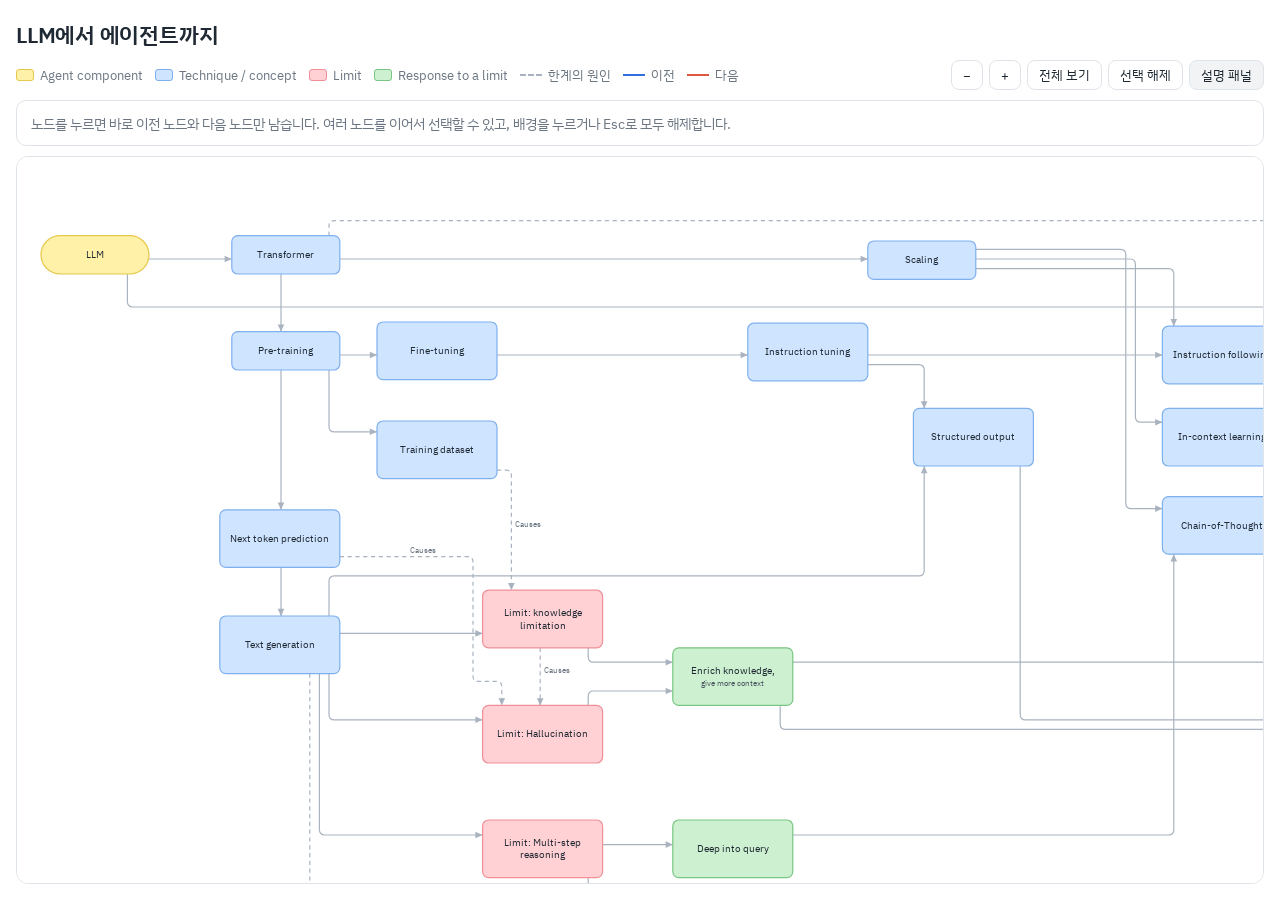
<file: site/index.html>
<!doctype html>
<html lang="ko">
<head>
<meta charset="utf-8">
<meta name="viewport" content="width=device-width, initial-scale=1">
<title>LLM to Agent Evolution</title>
<meta name="claude:viewport-fit-sides" content="true">
<link rel="preconnect" href="https://fonts.googleapis.com">
<link href="https://fonts.googleapis.com/css2?family=IBM+Plex+Sans+KR:wght@400;500;600&display=swap" rel="stylesheet">
<style>
  :root {
    color-scheme: light;
    --bg: #ffffff;
    --ink: #1f2933;
    --muted: #6b7682;
    --line: #dfe4ea;
    --edge: #a9b3bf;
    --yellow: #fff1a8;  --yellow-b: #e6c84a;
    --blue: #cfe4ff;    --blue-b: #7fb0ee;
    --pink: #ffd0d4;    --pink-b: #ef8f98;
    --green: #cdf0d0;   --green-b: #79c583;
    --prev: #2f6fde;
    --next: #e0553d;
  }
  /* 사용자 요청으로 어두운 테마에서도 흰 배경을 유지합니다. */
  @media (prefers-color-scheme: dark) { :root:not([data-theme="light"]) { --bg: #ffffff; --ink: #1f2933; } }
  :root[data-theme="dark"] { --bg: #ffffff; --ink: #1f2933; }

  * { box-sizing: border-box; }
  html, body { height: 100%; }
  body { display: flex; flex-direction: column; min-height: 100vh; min-height: 100dvh; margin: 0; background: var(--bg); color: var(--ink); font-family: "IBM Plex Sans KR", system-ui, sans-serif; }
  header { padding: 20px max(16px, env(safe-area-inset-left)) 10px; display: flex; flex-wrap: wrap; align-items: baseline; gap: 6px 18px; }
  h1 { margin: 0; font-size: 22px; font-weight: 600; letter-spacing: -0.01em; }
  header p { margin: 0; color: var(--muted); font-size: 14px; }
  .bar { padding: 0 16px 10px; display: flex; flex-wrap: wrap; align-items: center; gap: 8px 16px; font-size: 13px; color: var(--muted); }
  .legend { display: flex; flex-wrap: wrap; gap: 6px 12px; align-items: center; }
  .sw { display: inline-flex; align-items: center; gap: 6px; }
  .sw i { width: 18px; height: 12px; border-radius: 3px; border: 1.5px solid; display: inline-block; }
  .sw .ln { width: 22px; height: 0; border: 0; border-top: 2.5px solid; border-radius: 0; }
  .sw .ln.dash { border-top-style: dashed; }
  .zoom { margin-left: auto; display: flex; gap: 6px; }
  button { font: inherit; color: var(--ink); background: #fff; border: 1px solid var(--line); border-radius: 8px; padding: 5px 11px; cursor: pointer; }
  button:hover { background: #f4f6f8; }
  button:focus-visible { outline: 2px solid var(--prev); outline-offset: 2px; }
  .node:focus { outline: none; }
  .node:focus-visible rect { stroke: var(--ink); stroke-width: 3; }
  .info { margin: 0 16px 10px; padding: 10px 14px; border: 1px solid var(--line); border-radius: 10px; min-height: 46px; font-size: 14px; display: flex; flex-wrap: wrap; gap: 6px 10px; align-items: center; }
  .info b { font-weight: 600; }
  .info .lab { color: var(--muted); font-size: 12px; margin-left: 8px; }
  .chip { border: 1.5px solid; border-radius: 999px; padding: 2px 10px; font-size: 13px; background: #fff; cursor: pointer; }
  .chip.s { border-color: var(--ink); color: var(--ink); font-weight: 600; }
  .chip.p { border-color: var(--prev); color: var(--prev); }
  .chip.n { border-color: var(--next); color: var(--next); }
  .wrap { border: 1px solid var(--line); border-radius: 12px; overflow: auto; flex: 1 1 0; min-width: 0; min-height: 0; background: #fff; cursor: grab; }
  .wrap.drag { cursor: grabbing; }
  svg { display: block; }
  .edge path { fill: none; stroke: var(--edge); stroke-width: 2; }
  .edge polygon { fill: var(--edge); }
  .edge.dash path { stroke-dasharray: 7 6; }
  .edge text { font-size: 13px; fill: var(--muted); paint-order: stroke; stroke: #fff; stroke-width: 4px; }
  .node { cursor: pointer; }
  .node rect { stroke-width: 2; }
  .node text { font-size: 16px; fill: var(--ink); text-anchor: middle; pointer-events: none; }
  .node .sub { font-size: 13px; fill: #4a5561; }
  .node.yellow rect { fill: var(--yellow); stroke: var(--yellow-b); }
  .node.blue rect { fill: var(--blue); stroke: var(--blue-b); }
  .node.pink rect { fill: var(--pink); stroke: var(--pink-b); }
  .node.green rect { fill: var(--green); stroke: var(--green-b); }
  .node:hover rect { stroke-width: 3; }
  svg.sel .node { opacity: 0.3; transition: opacity .15s; }
  svg.sel .edge { opacity: 0.18; transition: opacity .15s; }
  svg.sel .node.on, svg.sel .edge.on { opacity: 1; }
  svg.sel .node.me rect { stroke: var(--ink); stroke-width: 3.5; }
  svg.sel .node.prev rect { stroke: var(--prev); stroke-width: 3; }
  svg.sel .node.next rect { stroke: var(--next); stroke-width: 3; }
  svg.sel .edge.in path { stroke: var(--prev); stroke-width: 3; }
  svg.sel .edge.in polygon { fill: var(--prev); }
  svg.sel .edge.out path { stroke: var(--next); stroke-width: 3; }
  svg.sel .edge.out polygon { fill: var(--next); }
  .stage { display: flex; gap: 12px; flex: 1 1 0; min-height: 320px; margin: 0 16px 16px; }
  .side { flex: 0 0 320px; overflow: auto; display: flex; flex-direction: column; gap: 10px; padding: 12px; border: 1px solid var(--line); border-radius: 12px; background: #fff; font-size: 14px; line-height: 1.5; position: relative; }
  .side[hidden] { display: none; }
  .card { flex: 0 0 auto; border: 1px solid var(--line); border-radius: 10px; padding: 12px 14px 14px; background: #fff; }
  .card h2 { margin: 0; font-size: 16px; font-weight: 600; display: flex; align-items: baseline; gap: 8px; }
  .card h2::before { content: ""; flex: 0 0 auto; width: 10px; height: 10px; border-radius: 50%; background: var(--line); transform: translateY(-1px); }
  .card.yellow h2::before { background: var(--yellow-b); }
  .card.blue h2::before { background: var(--blue-b); }
  .card.pink h2::before { background: var(--pink-b); }
  .card.green h2::before { background: var(--green-b); }
  .card p { margin: 6px 0 0; white-space: pre-line; }
  .card .empty { color: #a3acb6; }
  #sideBtn[aria-pressed="true"] { background: #f1f3f5; }
  @media (max-width: 760px) { .stage { flex-direction: column; } .side { flex: 0 0 42%; } }
  @media (prefers-reduced-motion: reduce) { svg.sel .node, svg.sel .edge { transition: none; } }
</style>
</head>
<body>


<header>
  <h1>LLM에서 에이전트까지</h1></header>

<div class="bar">
  <div class="legend">
    <span class="sw"><i style="background:var(--yellow);border-color:var(--yellow-b)"></i>Agent component</span>
    <span class="sw"><i style="background:var(--blue);border-color:var(--blue-b)"></i>Technique / concept</span>
    <span class="sw"><i style="background:var(--pink);border-color:var(--pink-b)"></i>Limit</span>
    <span class="sw"><i style="background:var(--green);border-color:var(--green-b)"></i>Response to a limit</span>
    <span class="sw"><i class="ln dash" style="border-color:var(--edge)"></i>한계의 원인</span>
    <span class="sw"><i class="ln" style="border-color:var(--prev)"></i>이전</span>
    <span class="sw"><i class="ln" style="border-color:var(--next)"></i>다음</span>
  </div>
  <div class="zoom">
    <button id="zout" aria-label="축소">−</button>
    <button id="zin" aria-label="확대">+</button>
    <button id="zfit">전체 보기</button>
    <button id="clear">선택 해제</button>
    <button id="sideBtn" aria-pressed="true">설명 패널</button>
  </div>
</div>

<div class="info" id="info" aria-live="polite"></div>
<div class="stage">
  <div class="wrap" id="wrap"><svg id="svg" xmlns="http://www.w3.org/2000/svg"></svg></div>
  <aside class="side" id="side" aria-label="선택한 노드 설명" hidden></aside>
</div>

<script>
(function () {
  const NODES=[{"id": "mwjykt85-0wb2z", "x": 1605, "y": 129, "w": 200, "h": 96, "c": "blue", "k": "rect", "t": "In-context learning"}, {"id": "mwjyn9wl-1hmgr", "x": 1190, "y": 129, "w": 200, "h": 96, "c": "blue", "k": "rect", "t": "Structured output"}, {"id": "mwjy13yr-1y3l3", "x": 2558, "y": 126, "w": 200, "h": 96, "c": "blue", "k": "rect", "t": "RAG"}, {"id": "e25", "x": 4120, "y": 1123, "w": 200, "h": 96, "c": "green", "k": "rect", "t": "Enforce deterministic control"}, {"id": "e33", "x": 4494, "y": 1322, "w": 200, "h": 96, "c": "blue", "k": "rect", "t": "Permission\nHuman approval"}, {"id": "e64", "x": 4910, "y": -60, "w": 200, "h": 96, "c": "blue", "k": "rect", "t": "Plan-Execute-Verify\nExplore · Plan · Act · Verify"}, {"id": "e44", "x": 4552, "y": -250, "w": 200, "h": 96, "c": "blue", "k": "rect", "t": "Sub-agents\nMulti-agent"}, {"id": "mwjy3xah-28k0v", "x": 789, "y": 815, "w": 200, "h": 96, "c": "green", "k": "rect", "t": "Deep into query"}, {"id": "mwjxyspb-1p0l4", "x": 472, "y": 624, "w": 200, "h": 96, "c": "pink", "k": "rect", "t": "Limit: Hallucination"}, {"id": "mwjz4wb3-207i0", "x": 2218, "y": 913, "w": 200, "h": 96, "c": "blue", "k": "rect", "t": "Prompt chaining"}, {"id": "mwjz48wn-1u5il", "x": 789, "y": 1034, "w": 200, "h": 96, "c": "green", "k": "rect", "t": "Break down task into small tasks"}, {"id": "mwjyix9o-0pluh", "x": 1114, "y": -150, "w": 180, "h": 64, "c": "blue", "k": "rect", "t": "Scaling"}, {"id": "mwjy2sm9-22p1i", "x": 789, "y": 528, "w": 200, "h": 96, "c": "green", "k": "rect", "t": "Enrich knowledge,\ngive more context"}, {"id": "mwjxz6hj-1rh6r", "x": 472, "y": 432, "w": 200, "h": 96, "c": "pink", "k": "rect", "t": "Limit: knowledge limitation"}, {"id": "mwjxxubs-15e8q", "x": 54, "y": 1, "w": 180, "h": 64, "c": "blue", "k": "rect", "t": "Pre-training"}, {"id": "e24", "x": 3800, "y": 1123, "w": 200, "h": 96, "c": "pink", "k": "rect", "t": "Limit: Non-deterministic behavior"}, {"id": "mwjxwork-05vok", "x": 34, "y": 298, "w": 200, "h": 96, "c": "blue", "k": "rect", "t": "Next token prediction"}, {"id": "mwk0b4wu-1do33", "x": 2558, "y": 274, "w": 200, "h": 96, "c": "yellow", "k": "pill", "t": "Planning"}, {"id": "e8", "x": 3800, "y": 637, "w": 200, "h": 96, "c": "blue", "k": "rect", "t": "Computer Use"}, {"id": "mwjz8n8c-2nzsh", "x": 3800, "y": -250, "w": 200, "h": 96, "c": "pink", "k": "rect", "t": "Limit: Context window"}, {"id": "mwjynw0i-1najs", "x": 2558, "y": 454, "w": 200, "h": 96, "c": "blue", "k": "rect", "t": "ReAct - Reason and Act"}, {"id": "e39", "x": 4552, "y": 133, "w": 200, "h": 96, "c": "green", "k": "rect", "t": "Keep working until the goal is met"}, {"id": "mwjy4shv-2agud", "x": 1605, "y": 276, "w": 200, "h": 96, "c": "blue", "k": "rect", "t": "Chain-of-Thought"}, {"id": "mwk09zhu-19vjd", "x": 5353, "y": 446, "w": 180, "h": 64, "c": "yellow", "k": "pill", "t": "General purpose agents"}, {"id": "mwk03nod-0mzqw", "x": 4193, "y": -119, "w": 200, "h": 96, "c": "blue", "k": "rect", "t": "Context engineering"}, {"id": "mwjyjr9p-0th2v", "x": 1605, "y": -8, "w": 200, "h": 96, "c": "blue", "k": "rect", "t": "Instruction following"}, {"id": "mwjxwa1y-01ty8", "x": -264, "y": -159, "w": 180, "h": 64, "c": "yellow", "k": "pill", "t": "LLM"}, {"id": "e22", "x": 2878, "y": 347, "w": 200, "h": 96, "c": "yellow", "k": "pill", "t": "Internal memory\nAgent trajectory"}, {"id": "mwjy8wog-0f96a", "x": 296, "y": -15, "w": 200, "h": 96, "c": "blue", "k": "rect", "t": "Fine-tuning"}, {"id": "mwk068s5-0wxfu", "x": 3800, "y": 517, "w": 200, "h": 96, "c": "blue", "k": "rect", "t": "Agent Skills"}, {"id": "e38", "x": 4193, "y": 133, "w": 200, "h": 96, "c": "pink", "k": "rect", "t": "Limit: Stops before the task is done"}, {"id": "mwk03ffa-0ks1a", "x": 4193, "y": -250, "w": 200, "h": 96, "c": "green", "k": "rect", "t": "Manage input prompt"}, {"id": "e9", "x": 4910, "y": 258, "w": 200, "h": 96, "c": "blue", "k": "rect", "t": "Goal\nRalph Loop"}, {"id": "mwjymvvz-1d2vd", "x": 914, "y": -13, "w": 200, "h": 96, "c": "blue", "k": "rect", "t": "Instruction tuning"}, {"id": "mwjz7zuq-2c3z2", "x": 54, "y": -159, "w": 180, "h": 64, "c": "blue", "k": "rect", "t": "Transformer"}, {"id": "mwjxx3ut-0dk24", "x": 34, "y": 475, "w": 200, "h": 96, "c": "blue", "k": "rect", "t": "Text generation"}, {"id": "mwjz5h1e-2824t", "x": 1927, "y": -8, "w": 200, "h": 96, "c": "blue", "k": "rect", "t": "Prompt engineering"}, {"id": "mwk00wip-0bwb9", "x": 2878, "y": 103, "w": 200, "h": 96, "c": "yellow", "k": "pill", "t": "External memory"}, {"id": "e7", "x": 4494, "y": 932, "w": 200, "h": 96, "c": "blue", "k": "rect", "t": "Sandbox"}, {"id": "mwk09djm-143t1", "x": 4494, "y": 1123, "w": 200, "h": 96, "c": "blue", "k": "rect", "t": "Hook"}, {"id": "e31", "x": 4120, "y": 932, "w": 200, "h": 96, "c": "green", "k": "rect", "t": "Restrict execution environment"}, {"id": "mwjxye6q-1i6kc", "x": 296, "y": 150, "w": 200, "h": 96, "c": "blue", "k": "rect", "t": "Training dataset"}, {"id": "mwjynhq1-1jdr6", "x": 2558, "y": 608, "w": 200, "h": 96, "c": "yellow", "k": "pill", "t": "Tool use"}, {"id": "e47", "x": 1927, "y": 276, "w": 200, "h": 96, "c": "blue", "k": "rect", "t": "Reasoning model"}, {"id": "mwjzmk38-025uz", "x": 3371, "y": 144, "w": 200, "h": 96, "c": "yellow", "k": "pill", "t": "Agent loop"}, {"id": "mwk05ygz-0sozz", "x": 3800, "y": 764, "w": 200, "h": 96, "c": "blue", "k": "rect", "t": "MCP"}, {"id": "e1", "x": 472, "y": 815, "w": 200, "h": 96, "c": "pink", "k": "rect", "t": "Limit: Multi-step reasoning"}];
const EDGES=[{"f": "mwjxwork-05vok", "t": "mwjxyspb-1p0l4", "fs": "right", "ts": "top", "b": ["h", 287, -127], "d": 1, "l": "Causes"}, {"f": "mwjy2sm9-22p1i", "t": "mwjy13yr-1y3l3", "fs": "right", "ts": "left", "b": ["h", 1307]}, {"f": "mwjy4shv-2agud", "t": "e47", "fs": "right", "ts": "left"}, {"f": "mwjxxubs-15e8q", "t": "mwjxwork-05vok", "fs": "bottom", "ts": "top"}, {"f": "mwjxx3ut-0dk24", "t": "e1", "fs": "right", "ts": "left"}, {"f": "mwjz7zuq-2c3z2", "t": "mwjxxubs-15e8q", "fs": "bottom", "ts": "top"}, {"f": "e8", "t": "mwk09zhu-19vjd", "fs": "right", "ts": "left", "b": ["h", 805]}, {"f": "mwjxyspb-1p0l4", "t": "mwjy2sm9-22p1i", "fs": "right", "ts": "left"}, {"f": "mwjxxubs-15e8q", "t": "mwjxye6q-1i6kc", "fs": "right", "ts": "left"}, {"f": "mwjz5h1e-2824t", "t": "mwjz4wb3-207i0", "fs": "right", "ts": "left"}, {"f": "mwjynhq1-1jdr6", "t": "mwjynw0i-1najs", "fs": "top", "ts": "bottom"}, {"f": "mwjynw0i-1najs", "t": "mwjzmk38-025uz", "fs": "right", "b": ["h", 574]}, {"f": "mwk00wip-0bwb9", "t": "mwjzmk38-025uz"}, {"f": "mwjxx3ut-0dk24", "t": "e24", "b": ["v"], "d": 1, "l": "Causes"}, {"f": "mwjxx3ut-0dk24", "t": "mwjyn9wl-1hmgr", "fs": "right", "ts": "bottom", "b": ["h", 250, 230]}, {"f": "e31", "t": "e7", "fs": "right", "ts": "left"}, {"f": "mwjz4wb3-207i0", "t": "e22", "fs": "right", "ts": "left", "b": ["h", 489]}, {"f": "mwk03ffa-0ks1a", "t": "e44", "fs": "right", "ts": "left"}, {"f": "e7", "t": "mwk09zhu-19vjd", "b": ["h", 161]}, {"f": "e44", "t": "e64", "fs": "right", "ts": "top"}, {"f": "mwjyn9wl-1hmgr", "t": "mwjynhq1-1jdr6", "fs": "right", "ts": "left", "b": ["h", 127]}, {"f": "e24", "t": "e31", "fs": "right", "ts": "left"}, {"f": "mwjy13yr-1y3l3", "t": "mwk00wip-0bwb9", "fs": "right"}, {"f": "mwjxwa1y-01ty8", "t": "mwjz7zuq-2c3z2", "fs": "right"}, {"f": "e39", "t": "e9", "fs": "right", "ts": "left"}, {"f": "mwjyix9o-0pluh", "t": "mwjykt85-0wb2z", "fs": "right", "ts": "left"}, {"f": "mwjxz6hj-1rh6r", "t": "mwjy2sm9-22p1i", "fs": "right", "ts": "left"}, {"f": "mwjzmk38-025uz", "t": "mwk09zhu-19vjd", "fs": "right", "ts": "left", "b": ["h", 544]}, {"f": "mwjy3xah-28k0v", "t": "mwjy4shv-2agud", "fs": "right", "ts": "left", "b": ["h", 489]}, {"f": "mwjykt85-0wb2z", "t": "mwjz5h1e-2824t", "fs": "right", "ts": "left", "b": ["v", 84, -447]}, {"f": "mwjy4shv-2agud", "t": "mwjynw0i-1najs", "fs": "right", "b": ["h", 166, 100, -127]}, {"f": "mwjynw0i-1najs", "t": "e22", "fs": "right", "ts": "left", "b": ["h", 137]}, {"f": "e33", "t": "mwk09zhu-19vjd", "fs": "right", "ts": "left"}, {"f": "mwjxz6hj-1rh6r", "t": "mwjxyspb-1p0l4", "fs": "bottom", "ts": "top", "d": 1, "l": "Causes"}, {"f": "mwjz48wn-1u5il", "t": "mwjz4wb3-207i0", "fs": "right", "b": ["v", 80]}, {"f": "mwjy2sm9-22p1i", "t": "mwjynhq1-1jdr6", "fs": "right", "ts": "left"}, {"f": "e25", "t": "e33", "fs": "right", "ts": "left"}, {"f": "e1", "t": "mwjy3xah-28k0v", "fs": "right", "ts": "left"}, {"f": "mwjyix9o-0pluh", "t": "mwjyjr9p-0th2v", "fs": "right", "ts": "left"}, {"f": "mwjy8wog-0f96a", "t": "mwjymvvz-1d2vd", "fs": "right", "ts": "left"}, {"f": "mwjz8n8c-2nzsh", "t": "mwk03ffa-0ks1a", "fs": "right"}, {"f": "mwjynhq1-1jdr6", "t": "mwjzmk38-025uz", "fs": "right", "ts": "left", "b": ["h", 599]}, {"f": "mwk05ygz-0sozz", "t": "mwk09zhu-19vjd", "fs": "right", "ts": "left", "b": ["h", 829]}, {"f": "mwjxx3ut-0dk24", "t": "mwjxz6hj-1rh6r", "fs": "right", "ts": "left"}, {"f": "mwk09djm-143t1", "t": "e9", "b": ["h", 243]}, {"f": "mwk0b4wu-1do33", "t": "mwjzmk38-025uz", "fs": "right", "ts": "left", "b": ["h", 544]}, {"f": "mwk068s5-0wxfu", "t": "mwk03nod-0mzqw", "fs": "right", "ts": "left"}, {"f": "e1", "t": "mwjz48wn-1u5il", "fs": "right", "ts": "left"}, {"f": "e22", "t": "mwjzmk38-025uz", "fs": "right", "ts": "left", "b": ["h", 238]}, {"f": "mwjzmk38-025uz", "t": "e38", "fs": "right", "ts": "left", "d": 1}, {"f": "mwjxxubs-15e8q", "t": "mwjy8wog-0f96a", "fs": "right", "ts": "left", "b": ["h", 183]}, {"f": "mwjz4wb3-207i0", "t": "mwk0b4wu-1do33", "fs": "right", "ts": "left"}, {"f": "mwjzmk38-025uz", "t": "mwjz8n8c-2nzsh", "fs": "right", "ts": "left", "d": 1}, {"f": "mwk03nod-0mzqw", "t": "mwk09zhu-19vjd", "b": ["h", 937]}, {"f": "mwjz7zuq-2c3z2", "t": "mwjz8n8c-2nzsh", "fs": "top", "ts": "left", "b": ["h", -145, -280, -127], "d": 1, "l": "Structural limit"}, {"f": "mwjxx3ut-0dk24", "t": "mwjxyspb-1p0l4", "fs": "right", "ts": "left"}, {"f": "e9", "t": "mwk09zhu-19vjd", "b": ["h", 165]}, {"f": "mwjxwork-05vok", "t": "mwjxx3ut-0dk24", "fs": "bottom", "ts": "top"}, {"f": "e38", "t": "e39", "fs": "right", "ts": "left"}, {"f": "mwk09djm-143t1", "t": "mwk09zhu-19vjd", "b": ["h", 180]}, {"f": "mwjxwa1y-01ty8", "t": "mwjzmk38-025uz", "b": ["v", -560, -140]}, {"f": "mwjz5h1e-2824t", "t": "mwk068s5-0wxfu", "fs": "right", "ts": "top", "b": ["h", 1962]}, {"f": "mwjxye6q-1i6kc", "t": "mwjxz6hj-1rh6r", "fs": "right", "d": 1, "l": "Causes"}, {"f": "mwk05ygz-0sozz", "t": "mwk03nod-0mzqw", "fs": "right", "ts": "left"}, {"f": "e39", "t": "e64", "fs": "right", "ts": "bottom"}, {"f": "mwjz5h1e-2824t", "t": "mwk03nod-0mzqw", "fs": "right", "b": ["v", 126, -572]}, {"f": "e25", "t": "mwk09djm-143t1", "fs": "right", "ts": "left"}, {"f": "mwjynhq1-1jdr6", "t": "mwk068s5-0wxfu", "fs": "right", "b": ["h", 682]}, {"f": "mwk03ffa-0ks1a", "t": "mwk03nod-0mzqw", "fs": "bottom", "ts": "top"}, {"f": "mwjykt85-0wb2z", "t": "mwjy13yr-1y3l3", "fs": "right", "ts": "left", "d": 1, "l": "Uses"}, {"f": "e47", "t": "mwk0b4wu-1do33", "fs": "right", "ts": "left"}, {"f": "e44", "t": "mwk09zhu-19vjd", "fs": "right", "ts": "left", "b": ["h", 592]}, {"f": "mwjyjr9p-0th2v", "t": "mwjz5h1e-2824t", "fs": "right", "ts": "left", "b": ["v", 91, -509]}, {"f": "mwjynhq1-1jdr6", "t": "e8", "fs": "right", "ts": "left", "b": ["h", 602]}, {"f": "mwjyix9o-0pluh", "t": "mwjy4shv-2agud", "fs": "right", "ts": "left", "b": ["h", 403, -62]}, {"f": "mwjz7zuq-2c3z2", "t": "mwjyix9o-0pluh", "fs": "right"}, {"f": "mwjymvvz-1d2vd", "t": "mwjyn9wl-1hmgr", "fs": "right", "ts": "left"}, {"f": "mwjynhq1-1jdr6", "t": "mwk05ygz-0sozz", "fs": "right", "ts": "left", "b": ["h", 572]}, {"f": "e24", "t": "e25", "fs": "right", "ts": "left"}, {"f": "mwjzmk38-025uz", "t": "e24", "fs": "right", "ts": "left", "d": 1}, {"f": "e64", "t": "mwk09zhu-19vjd", "fs": "right", "ts": "top"}, {"f": "mwjymvvz-1d2vd", "t": "mwjyjr9p-0th2v", "fs": "right", "ts": "left", "b": ["v", -276, 17, 75]}];
  const NS = "http://www.w3.org/2000/svg";
  const byId = {}; NODES.forEach(n => byId[n.id] = n);

  const svg = document.getElementById("svg"), wrap = document.getElementById("wrap"), info = document.getElementById("info");
  const el = (t, a, p) => { const e = document.createElementNS(NS, t); for (const k in a) e.setAttribute(k, a[k]); if (p) p.appendChild(e); return e; };
  const cx = n => n.x + n.w / 2, cy = n => n.y + n.h / 2;

  // ── 선 배치: 격자 위에서 노드를 피해 가는 직각 경로를 찾습니다. ──
  // 다른 선과 같은 길을 겹쳐 가면 큰 벌점, 가로질러 가면 작은 벌점을 줍니다.
  const G = 16, MARGIN = 14, TURN = 56, OVER = 9 * G, CROSS = 0.6 * G, SIDEPEN = 40;
  const DX = [1, 0, -1, 0], DY = [0, 1, 0, -1];   // 0 오른쪽, 1 아래, 2 왼쪽, 3 위
  let gx0, gy0, cols, rows, blocked, occH, occV, gScore, parent;
  const ccx = i => gx0 + (i + 0.5) * G, ccy = j => gy0 + (j + 0.5) * G;

  function buildGrid() {
    let a = Infinity, b = Infinity, c = -Infinity, d = -Infinity;
    NODES.forEach(n => { a = Math.min(a, n.x); b = Math.min(b, n.y); c = Math.max(c, n.x + n.w); d = Math.max(d, n.y + n.h); });
    gx0 = Math.floor((a - 160) / G) * G; gy0 = Math.floor((b - 160) / G) * G;
    cols = Math.ceil((c + 160 - gx0) / G); rows = Math.ceil((d + 160 - gy0) / G);
    const N = cols * rows;
    blocked = new Uint8Array(N); occH = new Uint8Array(N); occV = new Uint8Array(N);
    gScore = new Float32Array(N * 4); parent = new Int32Array(N * 4);
    NODES.forEach(n => {
      const i0 = Math.max(0, Math.floor((n.x - MARGIN - gx0) / G) - 1), i1 = Math.min(cols - 1, Math.ceil((n.x + n.w + MARGIN - gx0) / G));
      const j0 = Math.max(0, Math.floor((n.y - MARGIN - gy0) / G) - 1), j1 = Math.min(rows - 1, Math.ceil((n.y + n.h + MARGIN - gy0) / G));
      for (let j = j0; j <= j1; j++) for (let i = i0; i <= i1; i++) {
        const x = ccx(i), y = ccy(j);
        if (x > n.x - MARGIN && x < n.x + n.w + MARGIN && y > n.y - MARGIN && y < n.y + n.h + MARGIN) blocked[j * cols + i] = 1;
      }
    });
  }

  // 노드의 한 변에서 선이 드나들 수 있는 자리들
  function ports(n, pref) {
    const out = [], pill = n.k === "pill";
    const insX = pill ? n.h / 2 : 18, insY = pill ? Math.max(8, n.h / 2 - G) : 14;
    const add = (i, j, dir, bx, by, side, off) => {
      if (i < 0 || j < 0 || i >= cols || j >= rows || blocked[j * cols + i]) return;
      out.push({ c: j * cols + i, dir, bx, by, pen: (pref && pref !== side ? SIDEPEN : 0) + Math.abs(off) * 0.12 });
    };
    const jt = Math.floor((n.y - MARGIN - gy0) / G - 0.5), jb = Math.ceil((n.y + n.h + MARGIN - gy0) / G - 0.5);
    const il = Math.floor((n.x - MARGIN - gx0) / G - 0.5), ir = Math.ceil((n.x + n.w + MARGIN - gx0) / G - 0.5);
    for (let i = 0; i < cols; i++) {
      const x = ccx(i); if (x < n.x + insX || x > n.x + n.w - insX) continue;
      add(i, jt, 3, x, n.y, "top", x - cx(n)); add(i, jb, 1, x, n.y + n.h, "bottom", x - cx(n));
    }
    for (let j = 0; j < rows; j++) {
      const y = ccy(j); if (y < n.y + insY || y > n.y + n.h - insY) continue;
      add(il, j, 2, n.x, y, "left", y - cy(n)); add(ir, j, 0, n.x + n.w, y, "right", y - cy(n));
    }
    return out;
  }

  // 작은 값이 먼저 나오는 힙
  function Heap() { this.k = []; this.v = []; }
  Heap.prototype.push = function (key, val) {
    const k = this.k, v = this.v; let i = k.length; k.push(key); v.push(val);
    while (i > 0) { const p = (i - 1) >> 1; if (k[p] <= key) break; k[i] = k[p]; v[i] = v[p]; i = p; }
    k[i] = key; v[i] = val;
  };
  Heap.prototype.pop = function () {
    const k = this.k, v = this.v, top = v[0], lk = k.pop(), lv = v.pop(), n = k.length;
    if (n) { let i = 0; for (;;) { let c = 2 * i + 1; if (c >= n) break; if (c + 1 < n && k[c + 1] < k[c]) c++; if (k[c] >= lk) break; k[i] = k[c]; v[i] = v[c]; i = c; } k[i] = lk; v[i] = lv; }
    return top;
  };

  function findPath(e) {
    const a = byId[e.f], b = byId[e.t];
    const starts = ports(a, e.fs), goals = new Map();
    ports(b, e.ts).forEach(p => goals.set(p.c, p));
    if (!starts.length || !goals.size) return null;
    gScore.fill(Infinity); parent.fill(-1);
    const heap = new Heap(), bx = cx(b), by = cy(b), slack = (b.w + b.h) / 2;
    const h = c => Math.max(0, Math.abs(ccx(c % cols) - bx) + Math.abs(ccy((c / cols) | 0) - by) - slack);
    const startOf = new Map();
    starts.forEach(p => {
      const s = p.c * 4 + p.dir, g = p.pen + ((p.dir & 1) ? occV[p.c] : occH[p.c]) * OVER;
      if (g < gScore[s]) { gScore[s] = g; startOf.set(s, p); heap.push(g + h(p.c), s); }
    });
    let best = Infinity, bestS = -1, bestP = null;
    while (heap.k.length) {
      if (heap.k[0] >= best) break;
      const fk = heap.k[0], s = heap.pop(), c = s >> 2, dir = s & 3, g = gScore[s];
      if (fk > g + h(c) + 1e-3) continue;
      const gp = goals.get(c);
      if (gp && gp.dir === ((dir + 2) & 3)) { const tot = g + gp.pen; if (tot < best) { best = tot; bestS = s; bestP = gp; } }
      const i = c % cols, j = (c / cols) | 0;
      for (let nd = 0; nd < 4; nd++) {
        if (nd === ((dir + 2) & 3)) continue;
        const ni = i + DX[nd], nj = j + DY[nd];
        if (ni < 0 || nj < 0 || ni >= cols || nj >= rows) continue;
        const nc = nj * cols + ni; if (blocked[nc]) continue;
        const ng = g + G + (nd !== dir ? TURN : 0) + ((nd & 1) ? occV[nc] * OVER + occH[nc] * CROSS : occH[nc] * OVER + occV[nc] * CROSS);
        const ns = nc * 4 + nd;
        if (ng < gScore[ns]) { gScore[ns] = ng; parent[ns] = s; heap.push(ng + h(nc), ns); }
      }
    }
    if (bestS < 0) return null;
    const states = []; for (let s = bestS; s >= 0; s = parent[s]) states.push(s);
    states.reverse();
    const sp = startOf.get(states[0]);
    // 지나간 칸을 방향별로 기록해 다음 선이 같은 길을 피하게 합니다.
    const mark = (c, d) => { const arr = (d & 1) ? occV : occH; if (arr[c] < 250) arr[c]++; };
    mark(states[0] >> 2, sp.dir);
    for (let q = 1; q < states.length; q++) { const d = states[q] & 3; mark(states[q - 1] >> 2, d); mark(states[q] >> 2, d); }
    const pts = [[sp.bx, sp.by]];
    states.forEach(s => { const c = s >> 2; pts.push([ccx(c % cols), ccy((c / cols) | 0)]); });
    pts.push([bestP.bx, bestP.by]);
    return pts;
  }
  function simplify(p) {
    const o = [p[0]];
    for (let i = 1; i < p.length; i++) {
      const a = o[o.length - 1], b = p[i], c = p[i + 1];
      if (Math.abs(a[0] - b[0]) < 0.5 && Math.abs(a[1] - b[1]) < 0.5) continue;
      if (c && ((Math.abs(a[0] - b[0]) < 0.5 && Math.abs(b[0] - c[0]) < 0.5) || (Math.abs(a[1] - b[1]) < 0.5 && Math.abs(b[1] - c[1]) < 0.5))) continue;
      o.push(b);
    }
    return o;
  }
  function straight(e) { const a = byId[e.f], b = byId[e.t]; return [[cx(a), cy(a)], [cx(b), cy(b)]]; }
  function computeRoutes() {
    const order = EDGES.map((e, i) => i).sort((p, q) => {
      const d = e => Math.abs(cx(byId[e.f]) - cx(byId[e.t])) + Math.abs(cy(byId[e.f]) - cy(byId[e.t]));
      return d(EDGES[p]) - d(EDGES[q]);
    });
    const out = new Array(EDGES.length);
    order.forEach(i => { const p = findPath(EDGES[i]); out[i] = p ? simplify(p) : straight(EDGES[i]); });
    return out;
  }

  function pathD(p, r) {
    let d = "M" + p[0][0] + " " + p[0][1];
    for (let i = 1; i < p.length - 1; i++) {
      const a = p[i - 1], b = p[i], c = p[i + 1];
      const l1 = Math.hypot(b[0] - a[0], b[1] - a[1]), l2 = Math.hypot(c[0] - b[0], c[1] - b[1]);
      const rr = Math.min(r, l1 / 2, l2 / 2);
      const p1 = [b[0] - (b[0] - a[0]) / l1 * rr, b[1] - (b[1] - a[1]) / l1 * rr];
      const p2 = [b[0] + (c[0] - b[0]) / l2 * rr, b[1] + (c[1] - b[1]) / l2 * rr];
      d += " L" + p1[0] + " " + p1[1] + " Q" + b[0] + " " + b[1] + " " + p2[0] + " " + p2[1];
    }
    const z = p[p.length - 1]; return d + " L" + z[0] + " " + z[1];
  }
  function head(p) {
    const z = p[p.length - 1], y = p[p.length - 2];
    const l = Math.hypot(z[0] - y[0], z[1] - y[1]) || 1, ux = (z[0] - y[0]) / l, uy = (z[1] - y[1]) / l;
    const bx = z[0] - ux * 12, by = z[1] - uy * 12;
    return z[0] + "," + z[1] + " " + (bx - uy * 5.5) + "," + (by + ux * 5.5) + " " + (bx + uy * 5.5) + "," + (by - ux * 5.5);
  }

  // ── 그리기 ──
  let x0 = 0, y0 = 0, W = 100, H = 100, routes = [];
  const gE = el("g", {}, svg), gN = el("g", {}, svg);
  const edgeEls = EDGES.map(e => {
    const g = el("g", { class: "edge" + (e.d ? " dash" : "") }, gE);
    el("path", {}, g); el("polygon", {}, g);
    if (e.l) el("text", {}, g).textContent = e.l;
    return g;
  });
  function wrapText(s, max) {
    const out = [];
    s.split("\n").forEach(line => {
      let cur = "";
      line.split(" ").forEach(w => { if (cur && (cur + " " + w).length > max) { out.push(cur); cur = w; } else cur = cur ? cur + " " + w : w; });
      out.push(cur);
    });
    return out;
  }
  const nodeEls = {};
  NODES.forEach(n => {
    const g = el("g", { class: "node " + n.c, tabindex: 0, role: "button", "aria-label": n.t.replace(/\n/g, ", ") }, gN);
    el("rect", { x: 0, y: 0, width: n.w, height: n.h, rx: n.k === "pill" ? n.h / 2 : 10 }, g);
    const parts = n.t.split("\n"), lines = [];
    parts.forEach((p, i) => wrapText(p, 21).forEach(l => lines.push({ s: l, sub: i > 0 })));
    const lh = 21, top = n.h / 2 - (lines.length - 1) * lh / 2 + 5.5;
    lines.forEach((l, i) => { const t = el("text", { x: n.w / 2, y: top + i * lh, class: l.sub ? "sub" : "" }, g); t.textContent = l.s; });
    g.addEventListener("click", ev => { ev.stopPropagation(); if (!moved) select(n.id); });
    g.addEventListener("keydown", ev => { if (ev.key === "Enter" || ev.key === " ") { ev.preventDefault(); select(n.id); } });
    nodeEls[n.id] = g;
  });
  const placeNode = n => nodeEls[n.id].setAttribute("transform", "translate(" + n.x + " " + n.y + ")");

  function layout() {
    buildGrid();
    routes = computeRoutes();
    let a = Infinity, b = Infinity, c = -Infinity, d = -Infinity;
    NODES.forEach(n => { a = Math.min(a, n.x); b = Math.min(b, n.y); c = Math.max(c, n.x + n.w); d = Math.max(d, n.y + n.h); });
    routes.forEach(p => p.forEach(q => { a = Math.min(a, q[0]); b = Math.min(b, q[1]); c = Math.max(c, q[0]); d = Math.max(d, q[1]); }));
    x0 = a - 40; y0 = b - 40; W = c - a + 80; H = d - b + 80;
    svg.setAttribute("viewBox", x0 + " " + y0 + " " + W + " " + H);
    svg.setAttribute("width", W * scale); svg.setAttribute("height", H * scale);
    NODES.forEach(placeNode);
    EDGES.forEach((e, i) => {
      const g = edgeEls[i], p = routes[i];
      g.firstChild.setAttribute("d", pathD(p, 9));
      g.children[1].setAttribute("points", head(p));
      if (e.l) {
        let bi = 0, bl = -1;
        for (let q = 0; q < p.length - 1; q++) { const l = Math.abs(p[q + 1][0] - p[q][0]) + Math.abs(p[q + 1][1] - p[q][1]); if (l > bl) { bl = l; bi = q; } }
        const t = g.children[2]; t.setAttribute("x", (p[bi][0] + p[bi + 1][0]) / 2 + 6); t.setAttribute("y", (p[bi][1] + p[bi + 1][1]) / 2 - 6);
      }
    });
  }

  // ── 선택 ──
  const sel = new Set();
  let listOpen = false;
  const name = id => byId[id].t.replace(/\n/g, " ");
  function select(id) {
    if (sel.has(id)) sel.delete(id); else { sel.add(id); focusId = id; }
    paint();
  }
  function hint(text) { const s = document.createElement("span"); s.style.color = "var(--muted)"; s.textContent = text; info.appendChild(s); }
  function paint() { paintMain(); renderSide(); }
  function paintMain() {
    Object.values(nodeEls).forEach(g => g.classList.remove("on", "me", "prev", "next"));
    edgeEls.forEach(g => g.classList.remove("on", "in", "out"));
    svg.classList.toggle("sel", sel.size > 0);
    info.textContent = "";
    if (!sel.size) { hint("노드를 누르면 바로 이전 노드와 다음 노드만 남습니다. 여러 노드를 이어서 선택할 수 있고, 배경을 누르거나 Esc로 모두 해제합니다."); return; }
    const prev = [], next = [];
    sel.forEach(id => nodeEls[id].classList.add("on", "me"));
    EDGES.forEach((e, i) => {
      if (sel.has(e.t)) { edgeEls[i].classList.add("on", "in"); if (!sel.has(e.f)) { nodeEls[e.f].classList.add("on", "prev"); if (!prev.includes(e.f)) prev.push(e.f); } }
      if (sel.has(e.f)) { edgeEls[i].classList.add("on", "out"); if (!sel.has(e.t)) { nodeEls[e.t].classList.add("on", "next"); if (!next.includes(e.t)) next.push(e.t); } }
    });
    const sum = document.createElement("span"); sum.textContent = "선택 " + sel.size + " · 이전 " + prev.length + " · 다음 " + next.length; info.appendChild(sum);
    const tg = document.createElement("button"); tg.textContent = listOpen ? "목록 접기" : "목록 펼치기"; tg.setAttribute("aria-expanded", listOpen ? "true" : "false");
    tg.addEventListener("click", () => { listOpen = !listOpen; paint(); }); info.appendChild(tg);
    if (!listOpen) return;
    const br = document.createElement("span"); br.style.flexBasis = "100%"; info.appendChild(br);
    sel.forEach(id => { const b = document.createElement("button"); b.className = "chip s"; b.textContent = name(id) + " ×"; b.setAttribute("aria-label", name(id) + " 선택 해제"); b.addEventListener("click", () => { sel.delete(id); paint(); }); info.appendChild(b); });
    const add = (label, ids, cls) => {
      const l = document.createElement("span"); l.className = "lab"; l.textContent = label + " " + ids.length; info.appendChild(l);
      ids.forEach(id => { const c = document.createElement("button"); c.className = "chip " + cls; c.textContent = name(id); c.addEventListener("click", () => { sel.add(id); focusId = id; paint(); focusNode(id); }); info.appendChild(c); });
    };
    add("이전", prev, "p"); add("다음", next, "n");
  }

  // ── 설명 패널: 선택한 노드마다 "제목 + 핵심 내용" 카드를 세로로 쌓습니다. ──
  // 노드마다 한두 문장의 핵심 내용입니다. 열쇠는 NODES의 id입니다. (초고)
  const CONTENT = {
    "mwjxwa1y-01ty8": "대량의 텍스트로 학습해, 주어진 글 다음에 올 내용을 만들어 내는 모델입니다. 에이전트에서는 다음 행동을 고르는 두뇌 역할을 합니다.",
    "mwjz7zuq-2c3z2": "문장 안의 모든 토큰이 서로를 참조(attention)해 문맥을 파악하는 신경망 구조입니다. 병렬로 학습할 수 있어 규모를 키울 수 있었고, 한 번에 볼 수 있는 길이에는 한도가 있습니다.",
    "mwjxxubs-15e8q": "정답 표시 없이, 대량의 텍스트에서 다음 토큰을 맞히도록 학습하는 단계입니다. 언어와 지식의 기초가 여기서 만들어집니다.",
    "mwjxye6q-1i6kc": "사전학습에 쓰인 텍스트 묶음입니다. 모델이 아는 것은 이 데이터에 들어 있던 내용, 수집한 시점까지로 한정됩니다.",
    "mwjxwork-05vok": "앞의 글을 보고 다음 토큰의 확률을 계산하는 것이 LLM이 하는 일의 전부입니다. 기준은 사실 여부가 아니라 그럴듯함입니다.",
    "mwjxx3ut-0dk24": "다음 토큰을 하나 뽑아 붙이는 일을 반복해 글을 만듭니다. 확률에서 뽑기 때문에 같은 입력에도 결과가 달라질 수 있습니다.",
    "mwjxz6hj-1rh6r": "학습 데이터에 없던 정보와 학습 시점 이후의 일은 모릅니다. 회사 내부 문서나 최신 소식이 대표적입니다.",
    "mwjxyspb-1p0l4": "모르는 내용도 그럴듯한 문장으로 지어냅니다. 다음 토큰을 확률로 고르는 방식에서 나오는 한계입니다. 지식을 보충해도 남는 환각은 뒤쪽의 검증 단계(Plan-Execute-Verify)에서 다룹니다.",
    "e1": "LLM은 입력을 한 번 받아 곧바로 답을 만들어 냅니다. 그래서 여러 단계를 거쳐야 하는 복잡한 문제는 중간 과정을 건너뛰어 틀리기 쉽습니다.",
    "mwjy2sm9-22p1i": "모델이 모르는 것을 보충하는 방향입니다. 필요한 정보를 미리 검색해 입력에 넣어 주거나(RAG), 모델이 도구로 직접 찾아오게 합니다(Tool use).",
    "mwjy3xah-28k0v": "답을 바로 내지 않고, 질문을 풀어 가는 과정을 먼저 쓰게 하는 방향입니다.",
    "mwjz48wn-1u5il": "큰 일을 한 번에 시키지 않고, 작은 단계로 나눠 차례로 처리하는 방향입니다.",
    "mwjyix9o-0pluh": "모델 크기, 데이터, 연산량을 함께 키우면 성능이 꾸준히 오른다는 관찰입니다. 규모가 커지면서 작은 모델에는 없던 능력이 나타났습니다.",
    "mwjykt85-0wb2z": "추가 학습 없이, 입력에 넣어 준 예시와 정보만으로 새 일을 해내는 능력입니다. 프롬프트로 모델을 다루는 모든 기법의 바탕입니다.",
    "mwjyjr9p-0th2v": "자연어로 준 지시를 이해하고 그에 맞게 수행하는 능력입니다. 모델 크기가 커지면서 점차 나타나지만, 지시를 안정적으로 따르게 되는 것은 주로 instruction tuning을 통해서입니다.",
    "mwjy4shv-2agud": "답을 내기 전에 풀이 과정을 단계별로 쓰게 하는 기법입니다. 충분히 큰 모델에서 추론 문제의 정확도가 크게 오릅니다.",
    "mwjy8wog-0f96a": "사전학습된 모델을 더 작은 데이터로 추가 학습하는 방법입니다. 새 사실을 넣을 수는 있지만 기존 능력을 잃기 쉬워, 지식 보충보다 지시 따르기나 출력 형식 같은 행동을 가르치는 데 주로 씁니다. 모르는 것을 모른다고 말하게 하는 것도 이런 행동 학습에 속합니다.",
    "mwjymvvz-1d2vd": "다양한 '지시 → 응답' 쌍으로 추가 학습해, 처음 보는 지시도 따르게 만드는 fine-tuning입니다.",
    "mwjyn9wl-1hmgr": "JSON처럼 정해진 형식에 맞춰 출력하는 능력입니다. 프로그램이 모델의 출력을 읽어 그대로 실행할 수 있게 됩니다.",
    "mwjz5h1e-2824t": "원하는 결과가 나오도록 지시, 예시, 형식을 설계하는 일입니다. 모델은 그대로 두고 입력만으로 동작을 조정합니다.",
    "mwjz4wb3-207i0": "일을 여러 프롬프트로 나누고, 앞 단계의 출력을 다음 단계의 입력으로 넘깁니다. 단계는 사람이 미리 정합니다.",
    "e47": "답하기 전에 스스로 생각하는 과정을 거치도록 학습된 모델입니다. 프롬프트로 유도하던 Chain-of-Thought가 모델의 기본 동작이 됐습니다.",
    "mwjy13yr-1y3l3": "질문과 관련된 문서를 검색해 입력에 넣고, 그것을 근거로 답하게 합니다. 모델을 다시 학습하지 않고도 최신 지식과 내부 지식을 쓸 수 있습니다. 2020년 원 논문은 검색기와 생성기를 함께 fine-tuning하는 방식이었고, 지금처럼 문서를 입력에 넣는 방식은 In-context learning 능력을 씁니다.",
    "mwk00wip-0bwb9": "컨텍스트 밖의 저장소(파일, 데이터베이스)에 정보를 두고, 필요할 때 찾아옵니다.",
    "mwk0b4wu-1do33": "목표를 이루기 위해 해야 할 일을 모델이 스스로 나누고 순서를 정합니다. 사람이 미리 짜 주던 작업 순서를 모델이 맡습니다.",
    "mwjynhq1-1jdr6": "모델이 외부 함수나 API의 호출을 요청하고, 그 결과를 받아 쓰는 능력입니다. 글만 쓰던 모델이 검색하고 실행할 수 있게 됩니다. 모르거나 최신이 아닌 지식을 검색이나 브라우저로 가져오는 데도 쓰입니다. WebGPT(2021)는 웹을 검색해 출처를 달아 답했습니다.",
    "mwjynw0i-1najs": "생각(Reason)과 도구 호출(Act)을 한 흐름으로 엮어, 결과를 보고 다음 행동을 정하는 방식입니다. 에이전트 루프의 원형이 됐습니다.",
    "e22": "지금까지의 생각, 행동, 관찰이 쌓인 기록입니다. 모델은 이 기록을 보고 다음 행동을 정합니다.",
    "mwjzmk38-025uz": "추론-행동-관찰의 과정을 반복합니다. 더 이상 할 행동이 없으면 loop가 종료됩니다.",
    "mwjz8n8c-2nzsh": "Transformer의 구조에서 오는 한계로, 한 번에 입력할 수 있는 양이 정해져 있습니다. 루프가 돌수록 기록이 쌓여 한도에 가까워지고, 중요한 내용이 묻힙니다.",
    "mwk03ffa-0ks1a": "매 단계마다 컨텍스트에 무엇을 넣고 무엇을 뺄지 관리하는 방향입니다.",
    "mwk03nod-0mzqw": "지시, 도구 정의, 기억, 기록 가운데 지금 필요한 것만 골라 컨텍스트를 구성하는 일입니다. 요약, 메모, 필요할 때만 불러오기가 대표적인 기법입니다.",
    "e44": "일의 일부를 별도의 컨텍스트를 가진 에이전트에게 맡기고, 결과 요약만 받습니다. 주 에이전트의 컨텍스트를 아낍니다.",
    "e64": "일을 탐색, 계획, 실행, 검증 단계로 나눠 진행하는 작업 절차입니다. 탐색과 계획은 Sub-agent에게 맡겨 주 컨텍스트를 아끼고, 검증은 테스트 실행이나 별도 컨텍스트의 검토 에이전트로 합니다. 검증을 통과해야 끝나므로 조기 종료에도 대응합니다. 검토 에이전트처럼 모델이 하는 검증은 잘못된 결과를 줄일 뿐 보장하지는 못하므로, 테스트 같은 결정적 검사와 함께 씁니다.",
    "mwk068s5-0wxfu": "특정 작업의 절차와 스크립트를 묶어 두고, 필요할 때만 불러와 쓰는 방식입니다. 평소에는 이름과 설명만 컨텍스트에 둡니다.",
    "mwk05ygz-0sozz": "도구와 데이터를 에이전트에 연결하는 공통 규약(Model Context Protocol)입니다. 어떤 도구가 있고 어떻게 부르는지 알려 주는 방법까지 규약에 들어 있어, 한 번 만든 도구를 여러 에이전트가 찾아 쓸 수 있습니다.",
    "e8": "화면을 보고 마우스와 키보드를 조작해 일반 프로그램을 다루는 도구입니다. API가 없는 프로그램도 쓸 수 있게 됩니다.",
    "e38": "긴 작업을 하다가, 일이 남았는데도 끝났다고 판단해 멈추는 한계입니다.",
    "e39": "완료 조건을 정해 두고, 그 조건을 채울 때까지 계속 일하게 하는 방향입니다.",
    "e9": "목표가 달성될 때까지 같은 지시로 에이전트를 반복 실행하는 방식입니다. 멈추려는 시점에 완료 여부를 확인해 다시 돌립니다.",
    "e24": "같은 지시에도 매번 다르게 행동하고, 지시를 항상 지키지는 않습니다. 스스로 실행까지 하는 에이전트에서는 위험이 됩니다.",
    "e31": "무엇을 하든 피해가 닿는 범위를 미리 좁혀 두는 방향입니다.",
    "e25": "반드시 지켜야 할 일은 모델의 판단에 맡기지 않고, 코드나 사람이 강제하는 방향입니다.",
    "e7": "에이전트의 명령을 격리된 환경에서 실행해, 접근할 수 있는 파일과 네트워크를 제한합니다.",
    "mwk09djm-143t1": "루프의 정해진 시점(도구 실행 전후, 종료 시 등)에 반드시 실행되는 코드입니다. 검사, 차단, 자동 처리를 모델의 판단과 무관하게 수행합니다. 테스트나 lint처럼 코드로 하는 검사는 결과가 매번 같아, 반드시 지켜야 할 규칙을 여기에 둡니다.",
    "e33": "위험할 수 있는 행동은 실행하기 전에 사람에게 승인을 받습니다.",
    "mwk09zhu-19vjd": "코딩뿐 아니라 컴퓨터를 이용한 다양한 작업으로 능력이 확장된 범용 에이전트입니다."
  };
  const side = document.getElementById("side"), sideBtn = document.getElementById("sideBtn");
  let focusId = null, sideOn = true;
  const mk = (tag, cls, text) => { const e = document.createElement(tag); if (cls) e.className = cls; if (text != null) e.textContent = text; return e; };
  function card(id) {
    const el = mk("article", "card " + byId[id].c);
    el.appendChild(mk("h2", "", name(id)));
    el.appendChild(CONTENT[id] ? mk("p", "", CONTENT[id]) : mk("p", "empty", "아직 내용이 없습니다."));
    return el;
  }
  function renderSide() {
    if (!sel.has(focusId)) focusId = sel.size ? [...sel][sel.size - 1] : null;
    const show = sideOn && sel.size > 0;
    side.hidden = !show; if (!show) return;
    side.textContent = "";
    let cur = null;
    sel.forEach(id => { const c = card(id); if (id === focusId) cur = c; side.appendChild(c); });
    if (cur) side.scrollTop = Math.max(0, cur.offsetTop - 12);   // 방금 고른 카드가 보이게 합니다.
  }
  sideBtn.onclick = () => { sideOn = !sideOn; sideBtn.setAttribute("aria-pressed", sideOn ? "true" : "false"); renderSide(); };

  // ── 확대와 이동 ──
  let scale = 0.6;
  // ax, ay: 확대의 기준점(틀 안의 좌표). 없으면 틀의 가운데를 기준으로 합니다.
  function setScale(s, keep, ax, ay) {
    const old = scale; scale = Math.max(0.15, Math.min(2.4, s));
    if (ax == null) { ax = wrap.clientWidth / 2; ay = wrap.clientHeight / 2; }
    const mx = wrap.scrollLeft + ax, my = wrap.scrollTop + ay;
    svg.setAttribute("width", W * scale); svg.setAttribute("height", H * scale);
    if (keep) { wrap.scrollLeft = mx * scale / old - ax; wrap.scrollTop = my * scale / old - ay; }
  }
  // 틀 위에서 Ctrl/⌘ + 휠 또는 트랙패드 핀치: 마우스가 놓인 곳을 기준으로 확대합니다.
  wrap.addEventListener("wheel", e => {
    if (!(e.ctrlKey || e.metaKey)) return;
    e.preventDefault();
    const r = wrap.getBoundingClientRect();
    setScale(scale * Math.exp(-Math.max(-25, Math.min(25, e.deltaY)) * 0.01), true, e.clientX - r.left, e.clientY - r.top);
  }, { passive: false });
  function fit() { setScale(Math.min((wrap.clientWidth - 4) / W, (wrap.clientHeight - 4) / H)); wrap.scrollLeft = 0; wrap.scrollTop = 0; }
  function focusNode(id) {
    const n = byId[id];
    wrap.scrollTo({ left: (cx(n) - x0) * scale - wrap.clientWidth / 2, top: (cy(n) - y0) * scale - wrap.clientHeight / 2, behavior: "smooth" });
  }
  document.getElementById("zin").onclick = () => setScale(scale * 1.25, true);
  document.getElementById("zout").onclick = () => setScale(scale / 1.25, true);
  document.getElementById("zfit").onclick = fit;
  document.getElementById("clear").onclick = () => { sel.clear(); paint(); };

  let down = null, moved = false;
  wrap.addEventListener("pointerdown", e => { moved = false; if (e.pointerType !== "mouse") return; down = { x: e.clientX, y: e.clientY, l: wrap.scrollLeft, t: wrap.scrollTop }; });
  window.addEventListener("pointermove", e => {
    if (!down) return;
    const dx = e.clientX - down.x, dy = e.clientY - down.y;
    if (Math.abs(dx) + Math.abs(dy) > 5) { moved = true; wrap.classList.add("drag"); }
    if (moved) { wrap.scrollLeft = down.l - dx; wrap.scrollTop = down.t - dy; }
  });
  window.addEventListener("pointercancel", () => { down = null; moved = false; wrap.classList.remove("drag"); });
  window.addEventListener("pointerup", () => { down = null; wrap.classList.remove("drag"); setTimeout(() => { moved = false; }, 0); });
  wrap.addEventListener("click", () => { if (!moved && sel.size) { sel.clear(); paint(); } });
  document.addEventListener("keydown", e => { if (e.key === "Escape") { sel.clear(); paint(); } });

  layout(); paint();
  window.__evo = { routes: () => routes, nodes: NODES, edges: EDGES };
})();
</script>

</body>
</html>
</file>
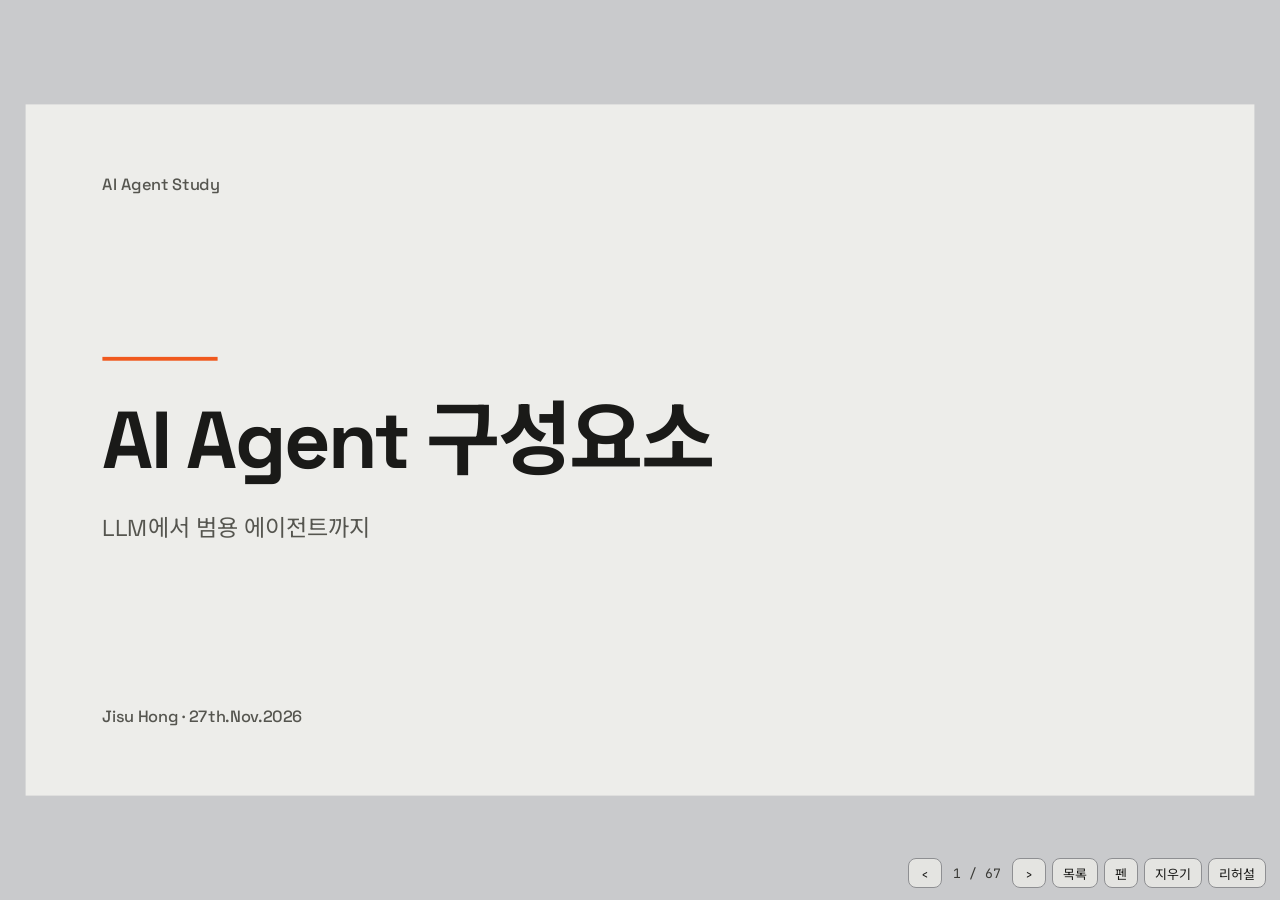
<file: ai-agent-slides.html>
<!doctype html>
<html lang="ko">
<head>
<meta charset="utf-8">
<meta name="viewport" content="width=device-width, initial-scale=1">
<title>AI Agent 구성요소</title>
<link rel="preconnect" href="https://fonts.googleapis.com">
<link rel="preconnect" href="https://fonts.gstatic.com" crossorigin>
<link href="https://fonts.googleapis.com/css2?family=JetBrains+Mono:wght@400;500&family=Noto+Sans+KR:wght@400;500;700&family=Space+Grotesk:wght@400;500;700&display=swap" rel="stylesheet">
<style>
:root{
  --outer:#C9CACC; --slide:#EDEDEA; --ink:#1A1A18; --muted:#55554F; --body:#3A3A36;
  --accent:#F0591E; --soft:#E0E0DB; --line:#1A1A18;
  --font:'Space Grotesk','Noto Sans KR',system-ui,sans-serif;
  --mono:'JetBrains Mono',ui-monospace,Menlo,Consolas,monospace;
  --s:1;
}
*{box-sizing:border-box}
html,body{margin:0;height:100%;background:var(--outer);color:var(--ink);font-family:var(--font);overflow:hidden}
/* 한국어 줄바꿈은 어절 단위로("되풀/이함"처럼 낱말 안에서 끊지 않게) */
body{word-break:keep-all;overflow-wrap:break-word}
#stage{position:fixed;inset:0}
.slide{position:absolute;left:50%;top:50%;width:1280px;height:720px;margin:-360px 0 0 -640px;background:var(--slide);
  padding:56px 80px 60px;display:flex;flex-direction:column;justify-content:space-between;visibility:hidden;transform:scale(var(--s))}
.slide.on{visibility:visible}

/* 머리와 꼬리 */
.sh{display:flex;justify-content:space-between;align-items:flex-end;gap:24px;flex:none}
.sh h2{margin:0 0 14px;font-size:42px;font-weight:700;letter-spacing:-.02em;line-height:1.15}.meta{margin-bottom:20px;display:flex;align-items:center;gap:14px;font-size:16px;font-weight:500;color:var(--muted);white-space:nowrap}
.meta .chk{font-size:13px;border:1.5px dashed var(--muted);border-radius:999px;padding:2px 10px}
.body{flex:1;display:flex;align-items:center;justify-content:center;min-height:0;padding:6px 0}
.sf{display:flex;justify-content:space-between;align-items:flex-end;gap:40px;flex:none;min-height:56px}
.note{display:flex;flex-direction:column;gap:14px}
.note i{display:block;width:48px;height:3px;background:var(--accent)}
.note p{margin:0;max-width:800px;font-size:22px;line-height:1.5;color:var(--body);text-wrap:pretty}
.side-info{display:flex;flex-direction:column;align-items:flex-end;gap:8px;font-size:15px;color:var(--muted);text-align:right;max-width:400px;flex:none}
.legend{display:flex;gap:22px;flex-wrap:wrap;justify-content:flex-end}
.legend span{display:flex;align-items:center;gap:8px}
.legend b{display:inline-block;width:32px;border-top:2px solid var(--line)}
.legend b.dash{border-top-style:dashed}

/* 알약 노드 */
.pill{border:2px solid var(--line);border-radius:999px;padding:0 26px;min-height:56px;display:flex;flex-direction:column;justify-content:center;gap:2px;background:var(--slide)}
.pill .t{font-size:22px;font-weight:500;line-height:1.2}
.pill .c{font-size:15px;color:var(--muted);line-height:1.3}
.pill.key{background:var(--accent);border-color:var(--accent)}
.pill.key .t{font-weight:700}
.pill.key .c{color:#2B1A12}
.pill.prob:not(.key) .t{color:var(--accent);font-weight:700}

/* 화살표 */
.arr{display:flex;align-items:center}
.arr b{flex:1;border-top:2px solid var(--line)}
.arr.dash b{border-top-style:dashed}
.arr .hd{width:0;height:0;border-left:11px solid var(--line);border-top:7px solid transparent;border-bottom:7px solid transparent}
.arr.w48{width:48px;flex:none}

/* 관계 그래프 */
.hub{display:flex;align-items:stretch;justify-content:center;width:100%}
.hub .col{position:relative;display:flex;flex-direction:column;justify-content:center;gap:var(--gap);width:310px;flex:none}
.hub .col .pill{height:var(--ph)}
.hub .arrows{display:flex;flex-direction:column;justify-content:center;gap:var(--gap);flex:1;min-width:56px}
.hub .arrows.fixed{flex:0 0 120px}
.hub .arrows .arr{height:var(--ph);flex:none}
.hub .center{flex:none;min-width:250px;max-width:340px;border-radius:44px;padding:20px 32px}
.hub .center .t{font-size:30px;letter-spacing:-.01em}
.ccap{position:absolute;top:-30px;left:6px;font-size:15px;color:var(--muted);font-weight:500}
.hub .col.grp{width:350px;gap:0;padding:20px;background:var(--soft);border-radius:34px}
.varr{height:30px;flex:none;display:flex;flex-direction:column;align-items:center}
.varr b{flex:1;border-left:2px solid var(--line)}
.varr i{width:0;height:0;border-top:10px solid var(--line);border-left:7px solid transparent;border-right:7px solid transparent}
.chips{display:flex;flex-direction:column;align-items:flex-start;gap:10px;margin-top:34px;font-size:16px;color:var(--muted)}
.chips .crow{display:flex;gap:10px;flex-wrap:wrap}
.chips span{border:1.5px solid var(--muted);border-radius:999px;padding:4px 14px;color:var(--ink)}
.stackv{display:flex;flex-direction:column;align-items:center;width:100%}

/* 흐름 */
.flow{display:flex;align-items:flex-start;width:100%}
.flow .step{display:flex;flex-direction:column;align-items:center;gap:12px;flex:none}
.flow .step .pill{height:72px;align-items:center;padding:0 26px}
.flow .step .pill .t{font-size:23px;font-weight:700;text-align:center;white-space:nowrap}
.flow .cap{font-size:15px;color:var(--muted);text-align:center;line-height:1.4;max-width:220px}
.flow .link{flex:1;min-width:26px;height:72px}
.flow.dense .step .pill{height:62px;padding:0 18px}
.flow.dense .step .pill .t{font-size:19px}
.flow.dense .link{height:62px}
.flows{display:flex;flex-direction:column;gap:46px;width:100%}
.frow{display:flex;align-items:flex-start;gap:24px}
.flab{width:210px;flex:none;height:72px;display:flex;align-items:center;font-size:19px;font-weight:700;color:var(--muted)}

/* 짝 */
.pairs{display:flex;flex-direction:column;gap:22px;width:100%}
.prow{display:flex;align-items:center}
.prow .pill{height:80px;flex:none}
.prow .pa{width:380px}
.prow .pb{min-width:380px;max-width:520px}
.prow .arr{flex:1;height:80px}
.pairs.grid{display:grid;grid-template-columns:380px 1fr 400px;gap:22px 0;align-items:center}
.pairs.grid .pill,.pairs.grid .arr{height:80px}
.pairs.grid .pb.span{height:auto;align-self:stretch;border-radius:44px}

/* 카드 */
.cards{display:grid;gap:20px;width:100%}
.card{border:2px solid var(--line);border-radius:28px;padding:22px 26px;display:flex;flex-direction:column;gap:8px;min-height:118px;justify-content:center}
.card .t{font-size:24px;font-weight:700;line-height:1.2}
.card .c{font-size:17px;color:var(--muted);line-height:1.45}
.card.key{background:var(--accent);border-color:var(--accent)}
.card.key .c{color:#2B1A12}
.cardrows{display:flex;flex-direction:column;gap:20px;width:100%}
.cardrow{display:flex;gap:20px;justify-content:center}
.cardrow .card{flex:none}

/* 표 */
.tblwrap{width:100%;display:flex;flex-direction:column;gap:18px}
.jt{width:100%;border-collapse:collapse;table-layout:fixed}
.jt th,.jt td{border-top:2px solid var(--line);padding:16px 18px;text-align:left;vertical-align:top;font-size:19px;line-height:1.45}
.jt tr:last-child th,.jt tr:last-child td{border-bottom:2px solid var(--line)}
.jt tr:first-child th{font-size:17px;color:var(--muted);font-weight:500}
.jt .rh{width:250px;font-size:20px;font-weight:700}
.jt .corner{width:250px}
.tfoot2{font-size:17px;color:var(--muted);line-height:1.5}
.jt.compact th,.jt.compact td{padding:11px 16px}

/* 코드 */
.cwrap{display:flex;gap:28px;width:100%;align-items:center}
.duo{display:flex;gap:40px;width:100%}
.dcol{flex:1;display:flex;flex-direction:column;gap:18px}
.dcol .pill{align-self:stretch;min-height:80px}
.dfoot{font-size:15px;color:var(--muted);line-height:1.4}
.cblk{display:flex;flex-direction:column;min-width:0}
.cblk.grow{flex:1 1 0}
.cblk.fix{flex:none}
.cblk .lab{font-size:15px;color:var(--muted);margin:0 0 8px 6px;font-weight:500}
.code{font-variant-ligatures:none;font-feature-settings:'liga' 0,'calt' 0;font-family:var(--mono);font-size:17px;line-height:1.6;background:var(--soft);border-radius:20px;padding:20px 26px;white-space:pre;color:var(--ink);margin:0;overflow:hidden}
.code.wrap{white-space:normal;line-height:1.4;padding:18px 24px}
.code.wrap .ln{white-space:pre-wrap;padding-left:2ch;text-indent:-2ch}
.code.wrap .ln.gap{height:.6em}
.code .k{color:#B8380A;font-weight:500}
.code .m{color:var(--muted)}
.aside{display:flex;flex-direction:column;gap:16px;width:300px;flex:none}
.aside .pill{height:76px}

/* 대화 */
.chat{display:flex;flex-direction:column;gap:26px;width:100%;max-width:1000px}
.bubble{border:2px solid var(--line);border-radius:28px;padding:20px 28px;font-size:25px;line-height:1.5;max-width:760px}
.bubble.a{align-self:flex-end;background:var(--soft);border-color:var(--soft)}
.bubble .lab{display:block;font-size:15px;color:var(--muted);margin-bottom:6px}

/* 토큰 */
.tok{display:flex;flex-direction:column;gap:30px;width:100%}
.trow{display:flex;align-items:center;gap:14px}
.ctx{display:flex;gap:6px;width:420px;flex:none;justify-content:flex-end}
.ctx span{border:2px solid var(--line);border-radius:12px;padding:8px 10px;font-size:21px;white-space:pre;background:var(--slide)}
.ctx span.new{background:var(--accent);border-color:var(--accent);font-weight:700}
.llm{height:60px;padding:0 22px;align-items:center}
.probs{display:flex;flex-direction:column;gap:6px}
.bar{display:flex;align-items:center;gap:10px;font-size:19px}
.bar .w{width:76px;text-align:right}
.bar i{display:block;height:14px;background:var(--muted);border-radius:7px}
.bar.pick .w{font-weight:700}
.bar.pick i{background:var(--accent)}
.bar .p{font-family:var(--mono);font-size:15px;color:var(--muted)}
.tfoot{font-size:15px;color:var(--muted);align-self:flex-end}

/* 층 */
.layers{display:flex;align-items:stretch;height:240px}
.layers .center{width:200px;flex:none;border-radius:44px;justify-content:center;padding:0 28px}
.layers .center .t{font-size:28px}
.layers .arrows{display:flex;flex-direction:column;justify-content:center;gap:40px;flex:0 0 80px}
.layers .arrows .arr{height:90px}
.lrows{display:flex;flex-direction:column;justify-content:center;gap:40px}
.lrow{display:flex;align-items:center;gap:16px;height:90px}
.llab{width:110px;display:flex;flex-direction:column;gap:2px}
.llab b{font-size:32px;line-height:1}
.llab span{font-size:15px;color:var(--muted)}
.lrow .pill{height:72px;width:160px;align-items:center;padding:0 12px}
.lrow .pill .t{font-size:20px;font-weight:500}

/* 수식 */
.eq{display:flex;flex-direction:column;align-items:center;gap:34px}
.eqrow{display:flex;align-items:center;gap:16px}
.eqrow .pill{height:72px;align-items:center}
.eqrow .op{font-size:34px;font-weight:500;color:var(--muted)}
.eqrow .big{height:96px;border-radius:48px;padding:0 44px}
.eqrow .big .t{font-size:34px}
.eqrow .dim{opacity:.38}
.eqrow .pill.dim{border-style:dashed}
.eqex{display:flex;gap:24px}
.eqex .pill{height:82px;width:470px}
.eqex .pill.alt{border-style:dashed}

/* 캔버스 다이어그램 */
.cv{position:relative;width:1120px;flex:none}
.floatlg{position:absolute;right:80px;bottom:26px}
.ctext.lgd{font-size:13px;color:var(--muted);display:flex;align-items:center;gap:8px;white-space:nowrap}
.ctext.lgd::before{content:'';width:28px;border-top:2px dashed var(--line)}
.cvs{position:absolute;left:0;top:0;overflow:visible}
.cvs path,.cvs line{fill:none;stroke:var(--line);stroke-width:2}
.cvs .dash{stroke-dasharray:7 6}
.cvs .el{font:500 14px var(--font);fill:var(--muted);stroke:var(--slide);stroke-width:6px;paint-order:stroke;text-anchor:middle}
.cvs .track{fill:none;stroke:var(--line);stroke-width:2}
.cvs .lh{fill:var(--line);stroke:none}
.cbox{position:absolute;border:2px solid var(--line);border-radius:24px}
.cbox span{position:absolute;left:16px;top:8px;font-size:14px;color:var(--muted);font-weight:500;white-space:nowrap}
.cbox.sub{border-style:dashed;border-radius:18px}
.cbox.sm{border-radius:14px}
.cbox.sm span{left:10px;top:3px;font-size:12px}
.cnode{position:absolute;padding:0 12px;align-items:center;text-align:center;min-height:0}
.cnode .t{font-size:15px;font-weight:600}
.cnode .c{font-size:13px}
.cnode.big .t{font-size:24px;font-weight:700}
.cnode.big .c{font-size:15px}
.cnode.mid .t{font-size:18px}
.cnode.hk{gap:0;padding:0 8px}
.cnode.hk .t{font-size:16px;font-weight:700}
.cnode.hk .c{font-size:12px;white-space:nowrap}
.cnode.sm{padding:0 4px;gap:0}
.cnode.sm .t{font-size:12px;font-weight:500;white-space:nowrap;line-height:1.15}
.cnode.rc{border-radius:6px}
.cnode.ov{border-radius:50%}
.cnode.db{border-radius:50%/24%}
.cnode.dia{border:none;background:none}
.cnode.dia::before,.cnode.dia::after{content:'';position:absolute;clip-path:polygon(50% 0,100% 50%,50% 100%,0 50%)}
.cnode.dia::before{inset:0;background:var(--line)}
.cnode.dia{background:none !important}
.cnode.dia::after{inset:3px 4px;background:var(--fill,var(--slide))}
.cnode.dia .t{position:relative;z-index:1}
.ctext{position:absolute;white-space:nowrap}
.ctext.ct{font-size:22px;font-weight:700}
.ctext.cc{font-size:15px;color:var(--muted)}
.ap{position:absolute;transform:translate(-50%,-50%);min-height:72px;align-items:center;text-align:center;padding:9px 20px}
.ap .t{font-size:22px;font-weight:700;white-space:nowrap}
.ap.hk{width:126px;min-height:0;height:52px;padding:0 10px;gap:0;z-index:1}
.ap.hk .t{font-size:16px}
.ap.hk .c{font-size:13px;white-space:nowrap}
.lp{position:relative;width:1120px;flex:none}

/* 시퀀스 */
.sq{position:relative;width:900px;flex:none}
.sq .head{position:absolute;top:0;width:220px;height:48px;align-items:center;transform:translateX(-50%)}
.sq .head .t{font-size:19px;font-weight:700}
.sq .ml{font:500 15px var(--mono);fill:var(--ink);text-anchor:middle;stroke:var(--slide);stroke-width:6px;paint-order:stroke}
.sq .ml .md{font-family:var(--font);fill:var(--muted)}
.sq .life{stroke:var(--muted);stroke-dasharray:4 5;stroke-width:1.5}
.sq .ret{stroke-dasharray:7 6}
.sq line.key{stroke:var(--accent);stroke-width:2.5}
.sq .ml.key{fill:var(--accent);font-weight:700}
.sq .ml.key .md{fill:var(--ink);font-weight:500}

/* Transformer */
.attn{display:flex;align-items:center;gap:44px;width:100%}
.stk{display:flex;flex-direction:column;align-items:stretch;width:330px;flex:none;position:relative}
.blk{border:2px solid var(--line);border-radius:14px;height:50px;display:flex;align-items:center;justify-content:center;font-size:18px;font-weight:500;background:var(--slide);text-align:center;padding:0 10px}
.blk.key{background:var(--accent);border-color:var(--accent);font-weight:700}
.conn{height:14px;width:2px;background:var(--line);align-self:center}
.layer{position:relative;display:flex;flex-direction:column;align-items:stretch}
.pair{display:flex;gap:20px}
.col2{flex:1;display:flex;flex-direction:column}
.blk.pe{font-size:15px;line-height:1.15}
.rep{position:absolute;right:-56px;top:0;bottom:0;width:22px;border:2px solid var(--muted);border-left:none;border-radius:0 10px 10px 0}
.rep span{position:absolute;left:30px;top:50%;transform:translateY(-50%);font-size:16px;color:var(--muted);white-space:nowrap}
.callouts{flex:1;display:flex;flex-direction:column;gap:16px;padding-left:96px}
.co .t{font-size:21px;font-weight:700}
.co .c{font-size:16px;color:var(--muted);line-height:1.4}
.cfoot{font-size:15px;color:var(--muted);border-top:1.5px solid var(--muted);padding-top:10px;margin-top:6px}
.agrid{display:grid;grid-template-columns:repeat(8,18px);gap:3px}
.agrid i{width:18px;height:18px;border:1.5px solid var(--muted);border-radius:3px}
.agrid i.f{background:var(--ink);border-color:var(--ink)}
.gcap{font-size:15px;color:var(--muted);margin-top:10px;text-align:center}

/* Context window 막대 */
.cwin{display:flex;flex-direction:column;align-items:center;gap:20px;width:100%}
.clg{display:flex;gap:20px;flex-wrap:wrap;justify-content:center;font-size:15px;color:var(--muted)}
.clg span{display:flex;align-items:center;gap:8px}
.clg .cs{position:static;display:inline-block;width:24px;height:14px}
.crows{position:relative;display:flex;flex-direction:column;gap:18px;padding-top:32px}
.crow{display:flex;align-items:center;gap:16px}
.clab{width:60px;flex:none;font-size:18px;font-weight:700;text-align:right}
.cbar{position:relative;height:44px;flex:none}
.cs{position:absolute;top:0;height:100%}
.cs.sys{background:#55554F}
.cs.doc{background:#A8A8A2}
.cs.hist{background:#D2D2CC}
.cs.think{background:repeating-linear-gradient(45deg,#D2D2CC 0 6px,#EDEDEA 6px 12px);box-shadow:inset 0 0 0 1.5px #A8A8A2}
.cs.out{background:#FFFFFF;box-shadow:inset 0 0 0 2px var(--line)}
.cs.over{background:var(--accent)}
.cover{position:absolute;top:50%;transform:translateY(-50%);font-size:17px;font-weight:700;color:#B8380A;white-space:nowrap}
.climit{position:absolute;top:0;bottom:-10px;left:calc(76px + var(--lx));border-left:2px dashed var(--line)}
.climit span{position:absolute;top:2px;left:10px;font-size:15px;font-weight:500;white-space:nowrap}
.ceq{font-size:19px;color:var(--body)}
.cgen{position:relative;display:flex;flex-direction:column;align-items:center}
.grow{display:flex;align-items:center}
.gseq{display:flex;gap:6px}
.gseq span,.gnext{border:2px solid #D2D2CC;background:#D2D2CC;border-radius:10px;padding:5px 9px;font-size:18px;white-space:pre}
.gseq span.o{background:#FFFFFF;border-color:var(--line)}
.gnext{background:var(--accent);border-color:var(--accent);font-weight:700}
.gllm{height:48px;padding:0 20px}
.gback{position:absolute;left:0;top:0;overflow:visible;pointer-events:none}
.gloop{position:absolute;left:0;top:0;overflow:visible;pointer-events:none}
.gcap{margin-top:26px;font-size:15px;color:var(--muted)}
.ceq .k{color:#B8380A;font-weight:700}

/* 곡선 */
.curve{display:flex;align-items:center;gap:56px;width:100%}
.curve svg text{font-family:var(--font)}
.cside{flex:1;display:flex;flex-direction:column;gap:14px}
.cside h3{margin:0 0 4px;font-size:26px}
.cside div{font-size:19px;line-height:1.45;padding-left:18px;position:relative}
.cside div::before{content:"";position:absolute;left:0;top:12px;width:8px;height:2px;background:var(--line)}

/* 제목, 목차 */
.title-slide{padding:72px 80px;justify-content:space-between}
.title-slide .kicker,.title-slide .by{font-size:17px;font-weight:500;color:var(--muted)}
.title-slide .tl{display:flex;flex-direction:column;gap:24px}
.title-slide .bar{width:120px;height:4px;margin-bottom:12px;background:var(--accent)}
.title-slide h1{margin:0;font-size:84px;line-height:1.12;font-weight:700;letter-spacing:-.03em}
.title-slide .sub{font-size:24px;color:var(--muted)}
.toc{display:grid;grid-template-columns:1fr 1fr;gap:56px;width:100%;align-self:center}
.toc a{display:flex;justify-content:space-between;align-items:baseline;gap:16px;padding:9px 2px;border-top:2px solid var(--line);color:var(--ink);text-decoration:none;font-size:22px;font-weight:500;cursor:pointer}
.toc a:last-child{border-bottom:2px solid var(--line)}
.toc a span:last-child{font-size:16px;color:var(--muted);font-family:var(--mono)}
.toc a:hover span:first-child{color:#B8380A}

/* 조작 */
#hud{position:fixed;right:14px;bottom:12px;display:flex;align-items:center;gap:6px;font-size:13px;color:#3A3A36;z-index:5}
#hud button{font:inherit;border:1px solid #8E8F92;background:#E4E4E1;border-radius:8px;padding:4px 10px;cursor:pointer;color:#1A1A18;min-width:34px;min-height:30px}
#hud button:focus-visible{outline:2px solid var(--accent);outline-offset:2px}
#hud button[aria-pressed="true"]{background:#F6CDB9;border-color:var(--accent)}
/* 리허설 모드: 장마다 30초 줄어드는 아래 선, 오른쪽에 남긴 · 넘긴 시간 게이지 */
#rh{position:fixed;left:50%;top:50%;width:1280px;height:720px;margin:-360px 0 0 -640px;transform:scale(var(--s));pointer-events:none;z-index:4;display:none}
#rh.on{display:block}
#rh .line{position:absolute;left:0;bottom:0;height:3px;width:100%;background:var(--accent);opacity:.55;transform-origin:left center}
#rhb{position:fixed;right:0;top:0;bottom:0;width:3px;pointer-events:none;z-index:4;display:none}
#rhb i{position:absolute;left:0;right:0}
#rhb .pos{bottom:50%;background:var(--accent);opacity:.45}
#rhb .neg{top:50%;background:var(--accent);opacity:.45}
#rhv{position:fixed;right:8px;bottom:48px;font:500 11px var(--mono);color:#8E8F92;pointer-events:none;z-index:4;display:none}
body.rh #rhb,body.rh #rhv{display:block}
/* 펜: 슬라이드와 같은 자리에 얹는 그리기 층. 장마다 따로 남음 */
#ink{position:fixed;left:50%;top:50%;width:1280px;height:720px;margin:-360px 0 0 -640px;transform:scale(var(--s));z-index:3;pointer-events:none}
body.pen #ink{pointer-events:auto;cursor:crosshair;touch-action:none}
#cnt{min-width:58px;text-align:center;font-family:var(--mono)}
#list{position:fixed;inset:0;background:rgba(26,26,24,.55);display:none;align-items:center;justify-content:center;z-index:10}
#list.open{display:flex}
#list .box{background:var(--slide);border-radius:16px;padding:20px 24px;width:min(860px,94vw);max-height:86vh;overflow:auto;columns:2;column-gap:28px}
#list button{display:flex;gap:10px;width:100%;text-align:left;font:inherit;font-size:14px;background:none;border:none;padding:5px 4px;cursor:pointer;color:var(--ink);break-inside:avoid}
#list button span{font-family:var(--mono);color:var(--muted);min-width:24px}
#list button:hover{background:var(--soft)}

@media print{
  html,body{overflow:visible;height:auto;background:#fff}
  #stage{position:static}
  .slide{position:relative;left:auto;top:auto;margin:0;transform:none;visibility:visible;break-after:page;page-break-after:always}
  #hud,#list,#rh,#rhb,#rhv,#ink{display:none!important}
  @page{size:1280px 720px;margin:0}
}
</style>
</head>
<body>
<svg width="0" height="0" style="position:absolute" aria-hidden="true">
  <defs>
    <marker id="ah" viewBox="0 0 10 10" refX="9" refY="5" markerWidth="11" markerHeight="11" markerUnits="userSpaceOnUse" orient="auto"><path d="M0,0 L10,5 L0,10 z" fill="#1A1A18"/></marker>
    <marker id="ahs" viewBox="0 0 10 10" refX="9" refY="5" markerWidth="11" markerHeight="11" markerUnits="userSpaceOnUse" orient="auto-start-reverse"><path d="M0,0 L10,5 L0,10 z" fill="#1A1A18"/></marker>
    <marker id="ahk" viewBox="0 0 10 10" refX="9" refY="5" markerWidth="11" markerHeight="11" markerUnits="userSpaceOnUse" orient="auto"><path d="M0,0 L10,5 L0,10 z" fill="#F0591E"/></marker>
  </defs>
</svg>
<main id="stage" aria-live="polite"></main>
<nav id="hud" aria-label="슬라이드 이동">
  <button id="prev" type="button" aria-label="이전 슬라이드">‹</button>
  <span id="cnt"></span>
  <button id="next" type="button" aria-label="다음 슬라이드">›</button>
  <button id="openList" type="button">목록</button>
  <button id="pen" type="button" aria-pressed="false" title="펜 (P) · 지우기 (C)">펜</button>
  <button id="inkClear" type="button" title="이 장의 그림 지우기 (C)">지우기</button>
  <button id="rehearse" type="button" aria-pressed="false" title="리허설 모드 (R)">리허설</button>
</nav>
<canvas id="ink" width="1280" height="720" aria-hidden="true"></canvas>
<div id="rh" aria-hidden="true"><div class="line"></div></div>
<div id="rhb" aria-hidden="true"><i class="pos"></i><i class="neg"></i></div>
<div id="rhv" aria-hidden="true"></div>
<div id="list" role="dialog" aria-label="슬라이드 목록"><div class="box"></div></div>
<noscript>이 슬라이드는 JavaScript가 필요합니다.</noscript>
<script>
/* 슬라이드 내용. 키워드와 짧은 한 줄만 둡니다. check:1은 사실 확인 중인 장입니다. */
const S = [
{type:'title', kicker:'AI Agent Study', title:'AI Agent 구성요소', sub:'LLM에서 범용 에이전트까지', by:'Jisu Hong · 27th.Nov.2026'},
/* 목차 항목: [제목, 첫 섹션, 끝 섹션]. 섹션을 생략하면 제목과 같은 섹션. 쪽 범위는 각 장의 sec로 계산합니다 */
{type:'toc', title:'목차', items:[
  ['AI Agent 구성요소','구성요소'],['LLM'],['Tool Use'],['ReAct'],['Memory'],['Agent Loop'],
  ['Planning'],['Primitive AI Agent'],['AI Agent 한계'],['Context Engineering'],['Agent Skills'],['Sub-agents'],
  ['MCP'],['Hook'],['Hook · Controls','Hook · Controls','Controls · Sandbox'],['Hook · Verification'],['General-Purpose AI Agent'],['Evaluation'],['정리']]},

{sec:'구성요소', title:'AI Agent 구성요소', type:'layers', key:'AI Agent', rows:[
  {label:'L1', cap:'기본 구성', items:['LLM','Tool','Memory','Agent Loop']},
  {label:'L2', cap:'확장 구성', items:['Planning','Verification','Evaluation','Control']}],
  note:'L1은 에이전트를 이루는 기본 구성, L2는 작업을 계획하고 확인하고 제어하는 확장'},

{sec:'LLM', title:'LLM 토큰 생성', type:'tokens', foot:'토큰 분할과 확률은 예시', steps:[
  {ctx:['대한민국','의',' 수도','는'], cands:[['서울',.91],['부산',.03],['어디',.01]], pick:'서울'},
  {ctx:['대한민국','의',' 수도','는',' 서울'], newIdx:4, cands:[['입니다',.88],['이다',.06],['이며',.02]], pick:'입니다'}],
  note:'앞 토큰을 보고 다음 토큰의 확률을 계산해 하나를 고르는 일을 반복'},
{sec:'LLM', title:'LLM Pre-training', type:'flow', steps:[
  {t:'Training dataset', c:'웹 문서 · 책 · 코드'},
  {t:'Pre-training', c:'다음 토큰 맞히기 학습', key:1},
  {t:'LLM', c:'학습된 가중치'},
  {t:'Next token prediction', c:'생성할 때의 동작'}],
  note:'대량의 텍스트로 다음 토큰을 맞히도록 학습'},
{sec:'LLM', title:'LLM Text generation', type:'chat', ql:'Prompt', al:'이어서 생성한 토큰',
  q:'Python에서 리스트를 뒤집으려면',
  a:'reverse() 메서드를 쓰거나 [::-1] 슬라이싱으로 뒤집은 새 리스트를 만든다.',
  note:'입력 문장의 뒤를 이어 쓰는 것이 기본 동작'},
{sec:'LLM', title:'Instruction tuning', type:'duo', fs:20, cols:[
  {t:'Pre-trained 모델', c:'다음 토큰 예측만 학습', code:'Python에서 리스트를 뒤집는 방법은?\n\n⟪출력: Python에서 문자열을 뒤집는 방법은?⟫\n⟪      Python에서 튜플을 뒤집는 방법은?⟫', foot:'질문을 문서의 일부로 보고 비슷한 질문을 이어 씀'},
  {t:'Instruction-tuned 모델', c:'지시 · 응답 쌍으로 추가 학습 (+ RLHF)', code:'Python에서 리스트를 뒤집는 방법은?\n\n⟪출력: reverse() 메서드나 [::-1]을 씁니다.⟫', foot:'Instruction tuning(FLAN, 2021) · RLHF(InstructGPT, 2022)'}],
  note:'질문에 바로 답하는 동작은 instruction tuning으로 크게 강화됨',
  src:'Wei et al., 2021 · Ouyang et al., 2022 (Figure 8: GPT-3가 지시 대신 비슷한 지시를 이어 씀) · 예시는 설명용'},
{sec:'LLM', title:'In-context learning', type:'duo', fs:21, cols:[
  {t:'예시로 보여 주기 (few-shot)', c:'입력과 출력 예를 몇 개 넣음', code:'사과 → apple\n고양이 → cat\n학교 →\n⟪출력: school⟫', foot:'Pre-training 규모가 커질수록 강해짐 (GPT-3, Brown et al., 2020)'},
  {t:'지시로 시키기 (zero-shot)', c:'할 일을 말로 지시함', code:'다음 단어를 영어로 번역하세요.\n학교\n\n⟪출력: school⟫', foot:'Instruction following: instruction tuning으로 크게 강화 (⟨Instruction tuning⟩쪽)'}],
  note:'가중치를 바꾸지 않고 prompt만으로 과제를 정함',
  src:'Brown et al., 2020 (Figure 2.1 방식) · Ouyang et al., 2022'},
{sec:'LLM', title:'LLM Prompt 구성', type:'codeflow', fs:17,
  steps:[{t:'Messages', c:'System · User · Assistant\n역할별 메시지'},{t:'Chat template', c:'역할 표시 토큰으로\n이어 붙임', key:1},{t:'토큰 열', c:'하나의 입력'},{t:'LLM', c:'assistant 뒤를\n이어 생성'}],
  code:'<|im_start|>system\n너는 Python 강사다. 짧게 답한다.<|im_end|>\n<|im_start|>user\n리스트를 뒤집는 방법은?<|im_end|>\n⟦<|im_start|>assistant⟧\n⟪← 모델은 여기서부터 이어서 생성 (Qwen3는 thinking 설정에 따라 <think> 블록부터)⟫',
  note:'역할별 메시지를 chat template으로 이어 붙인 토큰 열이 prompt: 모델은 그 뒤를 이어 씀',
  src:'Qwen chat template (ChatML 형식) · 지시를 따르는 것은 instruction tuning(Wei et al., 2021 FLAN)과 RLHF(Ouyang et al., 2022)의 결과'},
{sec:'LLM', title:'Prompt engineering', type:'cards', cols:2, cards:[
  {t:'역할 지정', c:'System prompt에 역할과 배경 정보를 줌\n예: 너는 Python 강사다'},
  {t:'명확한 지시', c:'할 일과 제약을 구체적으로 씀\n예: 세 줄 이내, 코드 예 포함'},
  {t:'예시 (few-shot)', c:'입력과 출력 예를 몇 개 보여 줌\nIn-context learning', key:1},
  {t:'출력 형식', c:'JSON · XML 태그로 형식을 정함\n예: JSON으로만 답하게 함 (⟨JSON 출력⟩쪽)'}],
  note:'모델 가중치를 바꾸지 않고\n입력(지시 · 예시 · 형식)만 설계해 원하는 출력을 얻는 일',
  src:'Weng 2023 · Anthropic, Effective context engineering for AI agents (2025) · Brown et al., 2020 (few-shot, ICL)'},
{sec:'LLM', title:'LLM 한계', type:'pairs', style:'dash', legend:[['dash','원인']], rows:[
  {a:{t:'Next token prediction', c:'그럴듯한 다음 토큰'}, b:{t:'Hallucination', c:'사실과 다른 내용을 생성', prob:1}},
  {a:{t:'Training dataset', c:'학습 시점에 고정'}, b:{t:'지식 한계', c:'최신 정보 · 내부 자료 없음', prob:1}},
  {a:{t:'복잡한 작업', c:'여러 단계를 한 번에 처리'}, b:{t:'추론 한계', c:'다단계 추론에서 실수', prob:1}}],
  note:'다음 토큰을 고르는 방식, 고정된 학습 데이터, 복잡한 작업에서 생기는 세 한계'},
{sec:'LLM', title:'한계 극복 1: RAG', type:'hub', lcap:'한계', rcap:'단계', rgroup:1,
  left:[{t:'지식 한계', prob:1},{t:'Hallucination', prob:1}],
  center:{t:'RAG', c:'Retrieval-Augmented Generation'},
  right:[{t:'Retrieval', c:'관련 문서 검색'},{t:'Augmentation', c:'프롬프트에 문서 추가'},{t:'Generation', c:'문서를 근거로 생성'}],
  note:'필요한 지식을 검색해 넣고 생성, 환각을 줄이지만 없애지는 못함', src:'Lewis et al., 2020'},
{sec:'LLM', title:'한계 극복 2: Chain-of-Thought', type:'hub', lcap:'한계',
  left:[{t:'추론 한계', prob:1}],
  center:{t:'Chain-of-Thought', c:'CoT'},
  right:[{t:'중간 단계 생성', c:'풀이 과정을 먼저 씀'},{t:'단계별 풀이', c:'앞 단계가 다음 단계의 근거'},{t:'정확도 향상', c:'수학 · 논리 문제'}],
  note:'답 전에 풀이 과정을 생성하게 해 다단계 추론을 도움', src:'Wei et al., 2022'},
{sec:'LLM', title:'한계 극복 3: Prompt chaining', type:'hub', lcap:'한계', rcap:'단계', rgroup:1,
  left:[{t:'추론 한계', prob:1}],
  center:{t:'Prompt chaining', c:'작은 단계로 분해'},
  right:[{t:'LLM 호출 1', c:'개요 작성'},{t:'Gate', c:'중간 결과 검사'},{t:'LLM 호출 2', c:'앞 출력으로 본문 작성'}],
  note:'한 번에 풀기 어려운 작업을 단계로 나누고, 앞 단계 출력을 다음 단계 입력으로', src:'Anthropic, Building effective agents (2024)'},

{sec:'Tool Use', title:'질의 기반 RAG', type:'flow', steps:[
  {t:'질문', c:'사용자 입력'},
  {t:'Retriever', c:'질문으로 한 번 검색', key:1},
  {t:'상위 k개 문서', c:'벡터 색인에서\n질문과 가까운 문서'},
  {t:'LLM', c:'질문 + 문서로 생성'},
  {t:'답변', c:'문서를 근거로'}],
  note:'답하기 전에 질문으로 한 번 검색: 무엇을 언제 찾을지는 프로그램이 정함',
  src:'Lewis et al., 2020 (RAG): 검색기 DPR, 상위 K개 문서'},
{sec:'Tool Use', title:'WebGPT 웹 검색', type:'flow', steps:[
  {t:'질문'},
  {t:'LLM', c:'명령 한 줄 출력\nSearch · Clicked on link · Quote'},
  {t:'명령 실행', c:'Bing 검색 · 페이지를 텍스트로', key:1},
  {t:'상태 요약', c:'페이지 · 인용 · 남은 행동 수\n다음 스텝의 입력'},
  {t:'답', c:'End: Answer 뒤\n인용을 근거로 작성'}],
  note:'모델이 낸 텍스트 명령을 환경이 해석해 실행하고, 결과를 다음 스텝의 입력으로 돌려줌',
  src:'Nakano et al., 2021 (WebGPT): 명령 형식은 사람 시연으로 학습'},
{sec:'Tool Use', title:'JSON 출력', type:'code2', blocks:[
  {label:'Prompt', code:'다음 요청에서 도시와 날짜를 뽑아\nJSON으로만 답하세요.\n⟦형식: {"city": "...", "date": "..."}⟧\n\n요청: 내일 부산 날씨 어때?'},
  {label:'Output', code:'{"city": "부산", "date": "내일"}'}],
  aside:[{t:'Instruction following', c:'지시한 형식을 따름 (⟨In-context learning⟩쪽)'},{t:'In-context learning', c:'예시로 형식을 익힘 (⟨In-context learning⟩쪽)'}],
  note:'지시와 형식 예시만으로 프로그램이 읽을 수 있는 JSON을 출력'},
{sec:'Tool Use', title:'Tool call 프롬프트 템플릿', type:'code2', fs:14, blocks:[
  {label:'입력 · Qwen3.5 chat template 중 tool call 형식 부분 (도구 목록 <tools> 다음에 붙음)', wrap:1, code:'If you choose to call a function ONLY reply in the following format with NO suffix:\n\n⟦<tool_call>⟧\n<function=example_function_name>\n<parameter=example_parameter_1>\nvalue_1\n</parameter>\n<parameter=example_parameter_2>\nThis is the value for the second parameter\nthat can span\nmultiple lines\n</parameter>\n</function>\n⟦</tool_call>⟧'},
  {label:'출력 · "서울 날씨 알려줘"에 대한 호출', code:'⟦<tool_call>⟧\n<function=get_weather>\n<parameter=city>\nSeoul\n</parameter>\n</function>\n⟦</tool_call>⟧'}],
  note:'템플릿이 알려 준 형식대로 모델이 호출을 씀',
  src:'Qwen3.5 기본 tool call 템플릿 (Li et al., 2026 부록 인용) · 참고: Qwen3 · Qwen2.5는 <tool_call> 안에 JSON (Roitman 2026, vLLM 문서)'},
{sec:'Tool Use', title:'Tool call 실행', type:'codeflow', fs:16,
  steps:[{t:'LLM', c:'호출을 JSON으로'},{t:'Parser', c:'json.loads'},{t:'get_weather()', c:'프로그램이 실행', key:1},{t:'결과', c:'messages에 추가'},{t:'LLM', c:'최종 답 생성'}],
  code:'out = llm(messages, tools=[get_weather])     ⟪# 모델은 호출만 출력⟫\ncall = json.loads(out)       ⟪# {"name": "get_weather", "arguments": {"city": "Seoul"}}⟫\nresult = ⟦get_weather⟧(**call["arguments"])   ⟪# {"temp": 3, "sky": "맑음"}⟫\nmessages.append(tool_result(result))\nanswer = llm(messages)        ⟪# "서울은 3도, 맑습니다"⟫',
  note:'모델은 호출을 텍스트로 출력하고, 실행은 프로그램이 맡아 결과를 다시 넣음'},
{sec:'Tool Use', title:'Tool use 효과', type:'hub',
  center:{t:'Tool use'},
  right:[{t:'실시간 정보', c:'검색 · 날씨 · 일정'},{t:'정확한 정보', c:'계산 · DB 조회'},{t:'다양한 기능', c:'파일 · 브라우저 · 외부 서비스'}],
  chips:{label:'awesome-mcp-servers 카테고리 예 (24개 중)', items:['developer-tools','search-extraction','databases','browser-automation','file-management','communication']},
  note:'모델이 못 하는 일을 도구에 맡겨 할 수 있는 일을 넓힘', src:'Gao et al., 2026 부록: awesome-mcp-servers 2,213개, 24개 카테고리'},

{sec:'Tool Use', title:'Tool call 반복 실패', type:'code', fs:15, label:'Act-only 궤적 · ALFWorld (텍스트로 집안일을 하는 환경)',
  code:'Your task is to: Put some pepper shaker on a drawer.\nAct 1  Go to drawer 1\n⟪Obs 1⟫  The drawer 1 is closed.\nAct 2  Open drawer 1\n⟪Obs 2⟫  You open the drawer 1. … In it, you see a dishsponge 2, and a spoon 1.\nAct 3  Go to sinkbasin 1\n⟪Obs 3⟫  On the sinkbasin 1, you see a dishsponge 3, a spatula 1, and a spoon 2.\nAct 4  Take peppershaker 1 from sinkbasin 1\n⟪Obs 4⟫  ⟦Nothing happens.⟧\nAct 5  ⟦Take peppershaker 1 from sinkbasin 1⟧\n⟪Obs 5⟫  ⟦Nothing happens.⟧',
  aside:[{t:'Act-only', c:'생각(Thought) 없이 행동만 출력'},{t:'Hallucinating action', c:'Obs 3을 보고도 없는 물건을\n계속 집으려 함'},{t:'ALFWorld 성공률', c:'Act 45% · ReAct 71%\n(6번 시도 중 최고)'}],
  note:'생각 없이 행동만 하면 환경의 현재 상태를 놓쳐, 실패를 보고도 같은 호출을 되풀이함',
  src:'Yao et al., 2022 (ReAct) Figure 1 · Table 3'},

{sec:'ReAct', title:'ReAct 루프', type:'loop',
  nodes:[{t:'Reason', c:'Thought'},{t:'Act', c:'Action'},{t:'Observe', c:'Observation · feedback'}],
  center:{t:'ReAct'},
  note:'생각하고, 행동하고, 결과를 보고 다시 생각하는 반복', src:'Yao et al., 2022'},
{sec:'ReAct', title:'ReAct 이력 활용', type:'code', fs:14, wrap:1, label:'ReAct 궤적 · ⟨Tool call 반복 실패⟩쪽과 같은 ALFWorld 과제',
  code:'Your task is to: Put some pepper shaker on a drawer.\nAct 1  ⟦Think[First I need to find a pepper shaker...more likely to appear in cabinets (1-6), countertops (1-3), ... ]⟧\nAct 2  Go to cabinet 1\n⟪Obs 2⟫  On the cabinet 1, you see a vase 2.\n⟪(Here the agent go to cabinet 1, then cabinet 2, 3, then countertop 1 and 2)⟫\nAct 6  Go to countertop 3\n⟪Obs 6⟫  On the countertop 3, you see a apple 1, a bread 1, ...... a pepper shaker 1, and a vase 3.\nAct 7  Take pepper shaker 1 from countertop 3\n⟪Obs 7⟫  You pick up the pepper shaker 1 from the countertop 3.\nAct 8  ⟦Think[Now I find a pepper shaker 1. Next, I need to put it in/on drawer 1. ]⟧\nAct 9  Go to drawer 1\n⟪Obs 9⟫  Drawer 1 is closed.\nAct 10 Open drawer 1\n⟪Obs 10⟫ You open Drawer 1 …\nAct 11 Put pepper shaker 1 in/on drawer 1\n⟪Obs 11⟫ ⟦You put pepper shaker 1 in/on the drawer 1.⟧',
  aside:[{t:'하위 목표로 나눔', c:'Act 1: 먼저 찾을 곳부터 정함'},{t:'현재 상태 추적', c:'Act 8: 찾았으니 다음은 drawer 1'},{t:'같은 과제 성공', c:'Obs 11: drawer 1에 넣음'}],
  note:'생각(Think)으로 목표를 나누고 현재 상태를 적어 두어, ⟨Tool call 반복 실패⟩쪽에서 실패한 과제를 끝냄',
  src:'Yao et al., 2022 (ReAct) Figure 1 (2b)'},
{sec:'ReAct', title:'ReAct 핵심 개념', type:'hub',
  center:{t:'ReAct'},
  right:[{t:'Memory', c:'행동과 관찰의 이력'},{t:'Agent loop', c:'생각 · 행동 · 관찰의 반복'}],
  note:'ReAct에서 에이전트의 두 핵심이 나옴: 이력을 남기는 Memory, 반복을 돌리는 Agent loop'},

{sec:'Memory', title:'내부 메모리', type:'hub',
  left:[{t:'사용자 메시지'},{t:'모델 응답'},{t:'Tool call 결과'}],
  center:{t:'내부 메모리', c:'trajectory · state · transcript'},
  right:[{t:'Context window', c:'다음 판단에 사용'},{t:'세션 저장', c:'DB · 로컬 파일'}],
  note:'에이전트와 사용자가 주고받은 메시지와 도구 결과의 기록, 세션이 끝나도 DB나 파일에 남음'},
{sec:'Memory', title:'외부 메모리', type:'hub',
  left:[{t:'Vector DB', c:'임베딩 검색'},{t:'프로젝트 문서'},{t:'코드'},{t:'DB · 파일'}],
  center:{t:'외부 메모리'},
  right:[{t:'Context window', c:'필요한 부분만 넣음'}],
  note:'에이전트 밖의 자료를 필요할 때 찾아 가져옴'},
{sec:'Agent Loop', title:'Agent loop 구조', type:'loop',
  nodes:[{t:'LLM 호출'},{t:'Tool 실행'},{t:'결과 추가', c:'Observation'}],
  center:{t:'Agent loop'}, entry:{t:'사용자 입력'}, exit:{t:'답', c:'도구 호출 없음'},
  note:'ReAct의 반복을 프로그램으로 구현: 도구 호출이 없을 때까지 돈다'},
{sec:'Agent Loop', title:'Agent 작업 수행', type:'loop',
  nodes:[{t:'LLM 호출', c:'① read_file 요청\n④ edit_file 요청'},{t:'Tool 실행', c:'② README.md 읽기\n⑤ 설치 방법 절 추가'},{t:'결과 추가', c:'③ 파일 내용\n⑥ 수정 완료'}],
  center:{t:'Agent loop'}, entry:{t:'사용자 입력', c:'"README에 설치 방법\n추가해줘"'}, exit:{t:'답', c:'⑦ 도구 호출 없음\n"추가했습니다"'},
  note:'①~③에서 파일을 읽고 ④~⑥에서 고친 뒤, ⑦에서 도구 호출 없이 답하면 루프가 끝남',
  src:'에이전트: 환경의 피드백을 받으며 루프 안에서 도구를 쓰는 LLM (Anthropic, Building effective agents, 2024)'},

{sec:'Planning', title:'LLM 한계 극복 현황', type:'pairs', legend:[['solid','대응'],['dash','원인']], rows:[
  {a:{t:'Hallucination', c:'부분 해소: 줄었지만 남아 있음', prob:1}, b:{t:'RAG · Tool call', c:'근거를 찾아 넣어 환각을 줄이고\n최신 · 내부 정보를 보충', span:2}},
  {a:{t:'지식 한계', c:'최신 정보 · 내부 자료 없음', prob:1}},
  {a:{t:'추론 한계', c:'CoT · Prompt chaining으로 일부 대응', prob:1}, b:{t:'복잡한 작업 오작동', c:'에이전트의 긴 작업에서 다시 드러남', key:1, prob:1}, style:'dash'}],
  note:'환각은 부분 해소, 지식 한계는 보충: 남은 추론 한계는 복잡한 작업에서 오작동으로 드러남'},
{sec:'Planning', title:'복잡한 작업 오작동', type:'hub', rightStyle:'dash', legend:[['dash','오작동 (예시)']],
  center:{t:'복잡한 작업', c:'기능 추가 + 테스트 + 문서'},
  right:[{t:'단계 누락', c:'테스트를 건너뜀'},{t:'순서 오류', c:'구현 전에 문서부터'},{t:'완료 착각', c:'일부만 하고 끝냄'}],
  note:'단계가 많은 작업은 빠뜨리거나 순서를 어기기 쉬움'},
{sec:'Planning', title:'Prompt chaining 다시 보기', type:'flows', rows:[
  {label:'Prompt chaining', steps:[{t:'사람이 단계 설계'},{t:'정해진 순서로 실행'},{t:'결과'}]},
  {label:'Planning', steps:[{t:'모델이 계획 수립', key:1},{t:'계획대로 실행'},{t:'진행 확인 · 수정'}]}],
  note:'Prompt chaining은 사람이 단계를 정하고, Planning은 모델이 작업에 맞춰 단계를 세움'},
{sec:'Planning', title:'CoT 프롬프트', type:'codefan', fs:14,
  input:{label:'질문 (두 경우 같음)', code:'Q: A juggler can juggle 16 balls.\n   Half of the balls are golf balls,\n   and half of the golf balls are blue.\n   How many blue golf balls are there?'},
  outs:[
    {label:'CoT 미적용 (Zero-shot) → 8 ✗', code:'A: The answer (arabic numerals) is\n8 ✗'},
    {label:'CoT 적용 (Zero-shot-CoT) → 4 ✓', code:'A: ⟦Let\'s think step by step.⟧\nThere are 16 balls in total.\nHalf of the balls are golf balls.\nThat means that there are 8 golf balls.\nHalf of the golf balls are blue.\nThat means that there are 4 blue golf balls. ✓'}],
  aside:[{t:'Last Letter 0.2% → 57.6%', c:'수학 밖 과제 · 기호'},{t:'Coin Flip 12.8% → 91.4%', c:'수학 밖 과제 · 기호'},{t:'Date 49.3% → 67.5%', c:'수학 밖 과제 · 논리'}],
  note:'질문은 그대로 두고 답의 첫 줄만 바꿔 풀이를 먼저 쓰게 하면 정답률이 개선됨',
  src:'Kojima et al., 2022: Figure 1 (GPT-3 출력) · Table 1 (text-davinci-002, Zero-shot → Zero-shot-CoT)'},
{sec:'Planning', title:'CoT 구조', type:'flows', rows:[
  {label:'직접 답', steps:[{t:'질문'},{t:'답'}]},
  {label:'Chain-of-Thought', steps:[{t:'질문'},{t:'중간 추론 단계', c:'단계 1 → 2 → 3', key:1},{t:'답'}]}],
  note:'중간 추론 단계를 거쳐 답에 도달, 각 단계가 다음 단계의 근거'},
{sec:'Planning', title:'Planning 구현', type:'hub', rcap:'단계', rgroup:1, rloop:[2,1],
  left:[{t:'복잡한 작업', prob:1}],
  center:{t:'Planning'},
  right:[{t:'Plan mode', c:'실행 전: 변경 없이 조사하고 계획 제안'},{t:'Tasks', c:'실행 중: TaskCreate · TaskUpdate로 단계 관리'},{t:'계획 갱신', c:'실행 중: 진행하며 다음 단계 수정'}],
  note:'실행 전에 계획을 세워 확인받고, 실행 중에는 단계 목록을 관리하며 계획을 고쳐 나감', src:'Claude Code 문서: plan mode (Shift+Tab, /plan), Tasks'},
{sec:'Primitive AI Agent', title:'Primitive AI Agent', type:'equation',
  items:['LLM','Tool Use','Memory','Agent Loop',{t:'Planning', dim:1}], result:'Primitive AI Agent',
  ex:[{t:'예: AutoGPT (2023-03)', c:'검색 · 파일 · 코드 실행, 단기 · 장기 기억\n사람 개입 없이 반복'},
      {t:'Devin (2024-03): Planning 포함', c:'셸 · 에디터 · 브라우저로\n계획을 세워 끝까지 작업', alt:1}],
  note:'LLM, Tool Use, Memory, Agent Loop가 기본',
  src:'AutoGPT: Weng 2023이 인용한 시스템 프롬프트 · Devin: Cognition 발표 (2024-03-12)'},

{sec:'AI Agent 한계', title:'AI Agent 한계', type:'pairs', style:'solid', legend:[['solid','대응']], rows:[
  {a:{t:'Context window 한계', c:'Context window limit', prob:1}, b:{t:'Context engineering', c:'⟨Context Engineering|Sub-agents⟩쪽'}},
  {a:{t:'비결정론적 동작', c:'Non-deterministic behavior', prob:1}, b:{t:'Controls', c:'⟨Hook · Controls|Controls · Sandbox⟩쪽'}},
  {a:{t:'조기 종료', c:'Stops before the task is done', prob:1}, b:{t:'Goal loop · Verification', c:'⟨Hook · Verification⟩쪽'}}],
  note:'작업이 길고 복잡해지면서 드러난 세 한계와 그 대응'},
{sec:'Context Engineering', title:'Transformer 구조 한계 1: Attention budget', type:'attention', items:[
  {t:'Attention budget → 품질 저하', c:'Self-attention: 토큰이 늘수록 주의가 n²쌍에 얇게 퍼짐\n필요한 정보를 놓치고, 중간 위치에서 특히 심함'}],
  note:'context가 길수록 attention이 얇게 퍼져 품질이 떨어짐',
  src:'Anthropic, Effective context engineering for AI agents (2025)'},
{sec:'Context Engineering', title:'Lost in the middle', type:'curve',
  side:{t:'실험 결과', items:['중간 위치의 정답률이 문서 없이 답할 때보다 낮기도 함 (GPT-3.5)','문서를 20개에서 50개로 늘려도 1~1.5%만 오름','context 창이 긴 모델이 context를 더 잘 쓰지는 않음']},
  note:'필요한 정보가 긴 context의 중간에 있으면 잘 쓰지 못함 (다중 문서 QA, 문서 10~30개)', src:'Liu et al., 2023'},
{sec:'Context Engineering', title:'Transformer 구조 한계 2: Context window 상한', type:'attention', key:'pe', grid:0, items:[
  {t:'학습 길이 → Context window 상한', c:'Positional encoding: 학습한 길이를 넘는 위치에서 attention이 무너짐\nPositional encoding 조정(YaRN 등)으로 늘림: 방법에 따라 짧은 추가 학습\n예: Qwen3.8-Flash-Next는 256K로 학습, YaRN ×4 설정으로 1M'}],
  foot:'사용 단계 비용: KV cache 메모리와 prefill 시간은 길이에 따라 늘어남',
  note:'창의 상한은 학습한 길이와 Positional encoding이 정함: KV cache와 prefill은 사용 단계의 비용',
  src:'Teng 2026 서베이 · Xiao et al., 2023 (StreamingLLM) · Qwen3.8-Flash-Next 서빙 설정 (YaRN ×4)'},
{sec:'Context Engineering', title:'Context window 초과', type:'ctxbars', limit:100, max:132,
  legend2:[['sys','System prompt · Tools'],['doc','문서'],['hist','대화 이력 · Tool 결과'],['think','Thinking'],['out','Output']],
  rows:[
    {label:'1턴', segs:[['sys',6],['doc',2],['hist',1],['think',10],['out',4]]},
    {label:'10턴', segs:[['sys',6],['doc',10],['hist',18],['think',10],['out',4]]},
    {label:'30턴', segs:[['sys',6],['doc',28],['hist',62],['think',10],['out',4]]}],
  limitLabel:'Context window 한도 (예: 200K 토큰)',
  gen:{ctx:['대한민국','의',' 수도','는'], prev:[' 서울'], next:'입니다', cap:'생성한 토큰(흰 칸)은 입력 끝에 붙어 다음 토큰을 만들 때 다시 읽힘 (⟨LLM 토큰 생성⟩쪽): 출력도 창을 차지'},
  note:'대화 이력과 문서가 턴마다 쌓여 창을 넘음: thinking과 출력도 같은 창의 토큰을 씀',
  src:'막대는 개념도 (비율은 예시) · Thinking은 max_tokens에 포함: Osmani, Building with Claude Sonnet 5.5 (2026)'},
{sec:'Context Engineering', title:'Context engineering 개념', type:'canvas', h:380,
  texts:[{x:0,y:0,t:'Prompt engineering',cls:'ct'},{x:600,y:0,t:'Context engineering',cls:'ct'},
    {x:0,y:330,t:'한 번 작성한 지시',cls:'cc'},{x:600,y:340,t:'가능한 정보 중 이번 턴에 필요한 것만 고름',cls:'cc'}],
  nodes:[{id:'p1',x:0,y:70,w:220,h:52,t:'System prompt'},{id:'p2',x:0,y:150,w:220,h:52,t:'User message'},
    {id:'pc',x:280,y:110,w:220,h:52,t:'Context window'},{id:'pl',x:280,y:230,w:220,h:52,t:'LLM'},
    {id:'s1',x:600,y:40,w:200,h:40,t:'System instructions'},{id:'s2',x:600,y:86,w:200,h:40,t:'Tools'},{id:'s3',x:600,y:132,w:200,h:40,t:'MCP'},
    {id:'s6',x:600,y:178,w:200,h:40,t:'Agent Skills'},
    {id:'s4',x:600,y:224,w:200,h:40,t:'외부 데이터'},{id:'s5',x:600,y:270,w:200,h:40,t:'Message history'},
    {id:'cu',x:870,y:118,w:220,h:58,t:'선별 (Curation)',key:1},{id:'cw',x:870,y:204,w:220,h:44,t:'Context window'},{id:'cl',x:870,y:276,w:220,h:44,t:'LLM'}],
  edges:[['p1','r','pc','l'],['p2','r','pc','l'],['pc','b','pl','t'],
    ['s1','r','cu','l'],['s2','r','cu','l'],['s3','r','cu','l'],['s6','r','cu','l'],['s4','r','cu','l'],['s5','r','cu','l'],
    ['cu','b','cw','t'],['cw','b','cl','t'],['cl','r','cu','r',{label:'매 턴',dash:1,out:24}]],
  note:'한 번 쓰는 지시가 아니라, 매 턴 context에 들어갈 정보를 고르는 일',
  src:'Anthropic, Effective context engineering for AI agents (2025)의 그림을 다시 그림 · Agent Skills는 발표자가 더함'},
{sec:'Context Engineering', title:'Context engineering 원칙', type:'flow', plain:1, steps:[
  {t:'부족', c:'판단 근거 없음'},
  {t:'적정', c:'다음 판단에 필요한 정보만', key:1},
  {t:'과잉', c:'주의 분산 · 비용 증가'}],
  note:'부족하지도 넘치지도 않게: "the smallest possible set of high-signal tokens"', src:'Anthropic, Effective context engineering for AI agents (2025)'},
{sec:'Context Engineering', title:'Context engineering 대상', type:'cards', cols:3, cards:[
  {t:'System prompt', c:'역할 · 규칙 · 작업 방식'},
  {t:'Tool · Skill schema', c:'이름 · 설명 · 입력 형식'},
  {t:'Plan · 현재 작업', c:'남은 단계와 지금 할 일'},
  {t:'최근 대화 · Tool 이벤트', c:'필요한 것만 선별'},
  {t:'Tool 결과 압축', c:'긴 출력 요약 · Compaction'}],
  note:'context에 들어가는 모든 것이 관리 대상'},
{sec:'Context Engineering', title:'Context engineering 구현', type:'hub',
  center:{t:'Context engineering'},
  right:[{t:'Transcript', c:'메시지 · 도구 결과를 쌓은 기록'},{t:'Tool call', c:'필요할 때 불러옴 (Skill · MCP 포함)'},{t:'Hook', c:'정해진 지점에서 context 수정'},{t:'Compaction', c:'오래된 기록을 요약으로 교체'}],
  note:'transcript를 바탕으로 매 턴 context를 조립하고, tool call로 필요할 때 불러오고, hook으로 더하거나 고치고, compaction으로 줄임',
  src:'Hook 예: Pi context, opencode session.context, OpenClaw before_prompt_build'},

{sec:'Agent Skills', title:'Agent Skills 개념', type:'flow', steps:[
  {t:'Metadata', c:'name · description\n시작할 때 모든 skill (~100 토큰)'},
  {t:'SKILL.md 본문', c:'skill이 활성화될 때\n5,000 토큰 미만 권장', key:1},
  {t:'Resources', c:'scripts · references · assets\n필요할 때만'}],
  note:'필요할 때만 불러오는 특정 작업의 지시서: 평소에는 이름과 설명만 context에 둠',
  src:'Agent Skills spec (agentskills.io) · Anthropic, Equipping agents for the real world with Agent Skills (2025)'},
{sec:'Agent Skills', title:'Agent Skills 구성', type:'hub', lcap:'구성', rcap:'역할',
  left:[{t:'SKILL.md', c:'필수 · name · description + 지시'},{t:'references/', c:'선택 · 참고 문서'},{t:'scripts/', c:'선택 · 실행 코드'},{t:'assets/', c:'선택 · 템플릿 · 이미지 · 데이터'}],
  center:{t:'Agent Skill', c:'폴더 하나'},
  right:[{t:'Instruction', c:'작업 방법'},{t:'Tool', c:'scripts/ 실행 (새 도구 정의는 아님)'},{t:'Context engineering', c:'필요한 만큼만 로드'}],
  note:'지시, 실행 코드, 참고 자료를 한 폴더에 묶고 필요한 만큼만 불러오는 단위',
  src:'Agent Skills spec (agentskills.io): name은 폴더 이름과 같음'},

{sec:'Sub-agents', title:'Multi-agent 구조', type:'canvas', h:380,
  texts:[{x:0,y:0,t:'중앙화 · 계층형',cls:'ct'},{x:620,y:0,t:'분산화 · 협업형 (swarm)',cls:'ct'},
    {x:0,y:340,t:'중앙의 supervisor가 나눠 주고 결과를 모음',cls:'cc'},{x:620,y:340,t:'에이전트끼리 작업을 넘기며 협업',cls:'cc'}],
  nodes:[{id:'o',x:150,y:70,w:240,h:60,t:'Supervisor',key:1},
    {id:'w1',x:0,y:250,w:160,h:58,t:'Worker',c:'검색'},{id:'w2',x:190,y:250,w:160,h:58,t:'Worker',c:'분석'},{id:'w3',x:380,y:250,w:160,h:58,t:'Worker',c:'작성'},
    {id:'a1',x:620,y:70,w:200,h:58,t:'Agent A',c:'접수'},{id:'a2',x:920,y:70,w:200,h:58,t:'Agent B',c:'처리'},{id:'a3',x:770,y:250,w:200,h:58,t:'Agent C',c:'검토'}],
  edges:[['o','b','w1','t'],['o','b','w2','t'],['o','b','w3','t'],['a1','r','a2','l',{label:'작업 넘김'}],['a2','b','a3','r'],['a3','l','a1','b']],
  note:'기능 · 역할 단위로 작업을 나눠 맡김', src:'Anthropic, Building Effective AI Agents 가이드 (2025)'},
{sec:'Sub-agents', title:'Sub-agent 목적', type:'hub',
  left:[{t:'Main agent', c:'Tool call로 sub-agent를 생성'}],
  center:{t:'Sub-agent', c:'별도의 Agent loop'},
  right:[{t:'Context 분리', c:'자기 context에서 작업'},{t:'격리', c:'도구 · 권한 제한'},{t:'효율', c:'요약만 반환'}],
  note:'도구 호출로 띄운 별도 루프가 따로 일하고 결과를 돌려줌', src:'Anthropic, Effective context engineering for AI agents (2025)'},

{sec:'MCP', title:'MCP 개념', type:'hub',
  left:[{t:'AI Agent', c:'Claude Code · IDE · 앱'}],
  center:{t:'MCP', c:'Model Context Protocol'},
  right:[{t:'Tool calling 표준화', c:'한 번 만든 서버를 여러 앱에서'},{t:'도구 활용 context 제공', c:'도구 설명과 입력 형식을 포함한 API'}],
  note:'에이전트와 도구를 잇는 방식을 표준으로 정한 프로토콜', src:'Model Context Protocol: Anthropic 2024-11 발표, 2025-12 Linux Foundation(AAIF)에 기증'},
{sec:'MCP', title:'MCP 구성요소', type:'cardscode',
  cards:[{t:'Tools', c:'모델이 호출하는 함수', key:1},{t:'Resources', c:'사용자나 모델이 쓰는 context · 데이터'},{t:'Prompts', c:'사용자를 위한 메시지 템플릿 · workflow'}],
  label:'Tool 정의 (tools/list 결과의 한 항목, 필수는 name · inputSchema)',
  src:'MCP 스펙 2026-07-28 (schema.ts)',
  code:'{\n  "name": "get_weather",\n  "description": "도시의 현재 날씨를 조회",\n  ⟦"inputSchema"⟧: {\n    "type": "object",\n    "properties": { "city": { "type": "string" } },\n    "required": ["city"]\n  }\n}',
  note:'Tool 설명과 입력 스키마가 context로 들어가 모델이 바로 쓸 수 있음'},
{sec:'MCP', title:'MCP 구조', type:'canvas', h:340,
  boxes:[{id:'host',x:0,y:20,w:360,h:300,label:'Host (AI Agent)'}],
  nodes:[{id:'c1',x:50,y:90,w:260,h:60,t:'MCP client'},{id:'c2',x:50,y:220,w:260,h:60,t:'MCP client'},
    {id:'s1',x:470,y:90,w:270,h:60,t:'MCP server',c:'stdio (예: 로컬)',key:1},{id:'s2',x:470,y:220,w:270,h:60,t:'MCP server',c:'Streamable HTTP (예: 원격)',key:1},
    {id:'r1',x:850,y:90,w:270,h:60,t:'파일 · Git'},{id:'r2',x:850,y:220,w:270,h:60,t:'외부 API · DB'}],
  edges:[['c1','r','s1','l',{both:1,label:'JSON-RPC'}],['c2','r','s2','l',{both:1,label:'JSON-RPC'}],['s1','r','r1','l'],['s2','r','r2','l']],
  note:'Host 안의 MCP client가 MCP server와 하나씩 연결해 도구를 씀', src:'MCP 스펙 architecture: host가 client를 만들고, client와 server는 1:1'},
{sec:'MCP', title:'MCP 호출 과정', type:'seq', a:'MCP client', b:'MCP server', msgs:[
  ['>','server/discover','선택 · 지원 버전 확인'],['<','result','서버 버전 · 기능'],
  ['>','tools/list','필요할 때 불러오는 도구 목록',{key:1}],['<','result','도구 설명 · inputSchema → context',{key:1}],
  ['>','tools/call','get_weather + arguments'],['<','result','resultType: complete · content']],
  side:[{t:'_meta (모든 요청)', c:'protocolVersion · clientCapabilities 필수\nclientInfo 권장'},{t:'2025-11-25판과 차이', c:'initialize 핸드셰이크와 ping 없음\n모든 결과에 resultType\n(input_required면 입력을 실어 다시 요청)'}],
  note:'연결 절차 없이 요청마다 버전과 기능을 실어 보내는 stateless 방식',
  src:'MCP 스펙 2026-07-28 (changelog, schema.ts)'},

{sec:'Hook', title:'Hook 개념', type:'canvas', h:340,
  boxes:[{id:'uses',x:20,y:190,w:1080,h:130,label:'Hook이 하는 일'}],
  nodes:[{id:'prev',x:40,y:30,w:280,h:72,t:'이전 단계',cls:'big'},
    {id:'hook',x:420,y:30,w:280,h:72,t:'Hook',c:'두 단계 사이에서 자동 실행',key:1,cls:'big'},
    {id:'next',x:800,y:30,w:280,h:72,t:'다음 단계',cls:'big'},
    {id:'u1',x:41,y:236,w:190,h:60,t:'context 가공',cls:'mid'},{id:'u2',x:253,y:236,w:190,h:60,t:'permission · HITL',cls:'mid'},
    {id:'u3',x:465,y:236,w:190,h:60,t:'검증 · 계속 강제',cls:'mid'},{id:'u4',x:677,y:236,w:190,h:60,t:'metadata 추출',cls:'mid'},
    {id:'u5',x:889,y:236,w:190,h:60,t:'자동화 등',cls:'mid'}],
  edges:[['prev','r','hook','l'],['hook','r','next','l'],['hook','b','uses','t',{dash:1}]],
  note:'루프의 두 단계 사이에 끼워 넣어 자동으로 실행하는 코드',
  src:'Claude Code hooks 문서'},
{sec:'Hook', title:'Hook 위치', type:'canvas', h:410,
  nodes:[{id:'llm',x:440,y:10,w:240,h:60,t:'LLM 호출',cls:'big'},
    {id:'loop',x:440,y:170,w:240,h:70,t:'Agent loop',cls:'big'},
    {id:'tool',x:440,y:340,w:240,h:60,t:'Tool 호출',cls:'big'},
    {id:'in',x:20,y:175,w:180,h:60,t:'사용자 입력',cls:'big'},
    {id:'out',x:920,y:175,w:180,h:60,t:'답변',cls:'big'},
    {id:'h1',x:257,y:179,w:126,h:52,t:'Hook',c:'턴 시작',key:1,cls:'hk'},
    {id:'h2',x:407,y:94,w:126,h:52,t:'Hook',c:'LLM 호출 전',key:1,cls:'hk'},
    {id:'h3',x:587,y:94,w:126,h:52,t:'Hook',c:'LLM 호출 후',key:1,cls:'hk'},
    {id:'h4',x:407,y:264,w:126,h:52,t:'Hook',c:'도구 호출 전',key:1,cls:'hk'},
    {id:'h5',x:587,y:264,w:126,h:52,t:'Hook',c:'도구 호출 후',key:1,cls:'hk'},
    {id:'h6',x:737,y:179,w:126,h:52,t:'Hook',c:'멈추기 전',key:1,cls:'hk'}],
  edges:[['in','r','loop','l'],['loop','r','out','l'],
    ['loop','t@0.125','llm','b@0.125'],['llm','b@0.875','loop','t@0.875'],
    ['loop','b@0.125','tool','t@0.125'],['tool','t@0.875','loop','b@0.875']],
  note:'Agent loop가 LLM 호출과 Tool 호출을 오가는 모든 화살표에 hook을 끼울 수 있음',
  src:'LLM 호출 전후 hook은 Claude Code를 뺀 5개 하니스에 있음(Claude Code는 mods로) · 나머지 지점은 6개 모두'},
{sec:'Hook', title:'Hook 쓰임', type:'cards', rows:[3,2], cards:[
  {t:'Context', c:'턴 시작에 브랜치 상태 주입\ncompaction 뒤 중요한 지시 다시 넣기', key:1},
  {t:'통제', c:'rm -rf · .env 편집 차단 (/careful)\n배포 같은 단계는 사람 승인 (HITL)', key:1},
  {t:'검증', c:'/goal: 목표를 이룰 때까지 계속\n테스트가 실패하면 완료 차단'},
  {t:'유틸리티', c:'명령 · 설정 변경 감사 로그\n비용 · 토큰 기록, 입력 대기 알림'},
  {t:'자동화', c:'편집 뒤 Prettier · lint 실행\n세션 시작에 공유 skill 저장소 갱신'}],
  note:'위 셋은 신뢰도(Context engineering · Controls · Verification), 아래 둘은 편의와 운영을 돕는 쓰임',
  src:'Claude Code hooks 문서 · Shihipar 2026 (/careful) · AI-Native SDLC Playbook (승인 게이트)'},
{sec:'Hook', title:'Hook 사례: Context engineering', type:'cards', cols:2, cards:[
  {t:'State', c:'턴마다 task 진척 · 브랜치 상태를 넣음\nClaude Code UserPromptSubmit · opencode goal · plan 알림', key:1},
  {t:'Context 가공', c:'LLM 호출 직전에 조립된 messages를 수정\nPi context · OpenClaw before_prompt_build'},
  {t:'Tool result 변환', c:'도구 출력을 context에 넣기 전에 줄이거나 바꿈\nCodex PostToolUse · Hermes transform_tool_result'},
  {t:'Compaction', c:'요약 지시를 주고, 끝난 뒤 중요한 내용을 다시 넣음\nClaude Code PreCompact · SessionStart'}],
  note:'context가 만들어지는 지점마다 hook으로 넣고, 고치고, 보완함 (⟨Context engineering 구현⟩쪽)',
  src:'Claude Code hooks 문서 · Codex, Hermes, Pi, OpenClaw, opencode 코드'},
{sec:'Hook · Controls', title:'Controls 개념', type:'hub', leftStyle:'dash', legend:[['dash','원인'],['solid','대응']],
  left:[{t:'비결정론적 동작', c:'같은 입력에도 다른 행동', prob:1}],
  center:{t:'Controls'},
  right:[{t:'Permission 규칙', c:'allow · ask · deny'},{t:'Hook', c:'정해진 시점에 검사 · 차단'},{t:'Sandbox', c:'실행 환경 격리'}],
  note:'모델 판단에 맡기지 않고 정해진 규칙으로 동작을 통과 · 차단'},
{sec:'Hook · Controls', title:'Hook 사례: Control', type:'cards', cols:2, cards:[
  {t:'위험 명령 차단', c:'rm -rf · DROP TABLE · force-push 막기\nPreToolUse hook (Anthropic /careful)', key:1},
  {t:'편집 범위 제한', c:'.env · .git/ 편집 막기\n지정 폴더 밖 편집 막기 (/freeze)'},
  {t:'작업 규칙 강제', c:'버그 수정 중 테스트 파일 편집 막기\n티켓 번호 형식 강제'},
  {t:'사람 승인', c:'배포 단계에서 승인 받기 (승인 게이트)\nPermissionRequest hook'}],
  note:'실행 전에 hook이 막거나 승인을 받음:\n꼭 지킬 규칙은 instruction이 아니라 hook으로 강제',
  src:'Claude Code hooks 문서 · Shihipar 2026 (/careful, /freeze) · AI-Native SDLC Playbook ("skills are advisory only")'},
{sec:'Controls · Sandbox', title:'Sandbox 필요성', type:'hub', leftStyle:'dash', legend:[['dash','사고 사례']],
  left:[{t:'운영 DB 삭제', c:'Replit 에이전트 사례'},{t:'이메일 200통 이상 삭제', c:'compaction이 "실행하지 말 것"을 누락'}],
  center:{t:'Sandbox'},
  right:[{t:'피해 범위 제한', c:'격리된 환경 안에서만'},{t:'되돌릴 수 있는 실행', c:'복사본 · 스냅샷'}],
  note:'에이전트가 실수해도 피해가 격리된 환경 밖으로 나가지 않게',
  src:'Raj 2026 (이메일 사례) · Lynch 2025 참고문헌 (Replit 사례)'},
{sec:'Controls · Sandbox', title:'Sandbox 구현', type:'cards', cols:2, cards:[
  {t:'OS sandbox', c:'macOS Seatbelt · Linux bubblewrap\n(Claude Code, Codex)'},
  {t:'컨테이너', c:'Docker 런타임 (OpenHands) · devcontainer'},
  {t:'네트워크 허용 목록', c:'기본 차단, 허용한 주소만\n(devcontainer 방화벽)'},
  {t:'명령 규칙', c:'deny → ask → allow 순서로 판정\n예: Bash(aws *)'}],
  note:'에이전트가 닿는 파일, 네트워크, 명령의 범위를 실행 환경에서 제한',
  src:'Claude Code 문서 · Codex, OpenHands 코드'},

{sec:'Hook · Verification', title:'조기 종료', type:'flow', steps:[
  {t:'작업 지시', c:'테스트 10개 통과시키기'},
  {t:'작업 진행', c:'7개 통과'},
  {t:'완료 보고', c:'"모두 끝났습니다"', key:1},
  {t:'남은 작업', c:'실패 3개'}],
  note:'작업이 남았는데 끝났다고 판단하고 멈춤 (Stops before the task is done)', src:'예시'},
{sec:'Hook · Verification', title:'Goal loop 구현', type:'hub',
  left:[{t:'조기 종료', prob:1}],
  center:{t:'Goal loop', c:'목표를 이룰 때까지 다시 돌림'},
  right:[{t:'Stop hook', c:'종료를 막고 계속'},{t:'Planning · Tasks', c:'남은 단계 확인'},{t:'목표 조건 판정', c:'매 턴 끝에 작은 모델이 판정'},{t:'Ralph loop · /goal', c:'2025-07 Ralph → 2026 제품별 /goal'}],
  note:'매 턴 끝에 조건을 판정해 이룰 때까지 계속',
  src:'Huntley 2025 (Ralph) · /goal: Codex, Hermes, Claude Code, OpenClaw, opencode (2026)'},
{sec:'Hook · Verification', title:'Verifier 검증 루프', type:'loop',
  nodes:[{t:'Explore', c:'gather context'},{t:'Plan', c:'계획'},{t:'Act', c:'take action'},{t:'Verify', c:'verify results', key:1}],
  center:{t:'Plan-Execute-Verify'},
  note:'verifier agent가 새 context에서 결과를 판단하고, 실패하면 다시 계획',
  src:'Claude Code 문서 (gather context, take action, verify results) · Ning 2026 (PEV loop) · Zhang 2026 (새 context의 critic)'},

{sec:'General-Purpose AI Agent', title:'General-Purpose AI Agent 구조', type:'canvas', h:392, legend:[['dash','실행 순서가 아닌 관계']],
  boxes:[{id:'loop',x:250,y:28,w:860,h:360,label:'goal 루프 · 목표를 이룰 때까지 다시 돌림'},
    {id:'hm',x:690,y:58,w:210,h:100,label:'hook: 모델 호출 전후',sub:1},
    {id:'ht',x:480,y:236,w:420,h:100,label:'hook: 도구 호출 전후',sub:1}],
  nodes:[{id:'n1',x:280,y:92,w:170,h:56,t:'① context 조립'},{id:'n2',x:490,y:92,w:170,h:56,t:'② compaction 확인'},
    {id:'nm',x:710,y:92,w:170,h:56,t:'모델 호출',key:1},{id:'n6',x:930,y:270,w:160,h:56,t:'⑥ 멈추기 전 검증'},
    {id:'n3',x:710,y:270,w:170,h:56,t:'③ permission · sandbox'},{id:'n4',x:500,y:270,w:170,h:56,t:'④ 도구 실행'},{id:'n5',x:280,y:270,w:170,h:56,t:'⑤ loop guard'},
    {id:'sk',x:0,y:92,w:210,h:56,t:'skills · 장기 memory'},{id:'ss',x:0,y:180,w:210,h:56,t:'세션 저장 (transcript)'},{id:'sa',x:0,y:330,w:210,h:56,t:'sub-agent (같은 루프)'}],
  edges:[['n1','r','n2','l'],['n2','r','nm','l'],['nm','b','n3','t',{label:'도구 호출 있음'}],['n3','l','n4','r'],['n4','l','n5','r'],['n5','t','n1','b',{label:'계속'}],
    ['nm','r','n6','t',{label:'도구 호출 없음'}],['sk','r','n1','l',{dash:1}],['loop','l','ss','r',{dash:1}],['n4','b','sa','r',{dash:1}]],
  note:'context 조립부터 검증까지 한 루프로 묶어 목표를 이룰 때까지 도는 에이전트', src:'에이전트 구성요소 매트릭스 보드의 구현요소 흐름'},
{sec:'General-Purpose AI Agent', title:'General-Purpose AI Agent 사례', type:'cards', cols:2, cards:[
  {t:'개발', c:'코드 작성 · 테스트 · PR\n예: Claude Code, Codex CLI, Cursor'},
  {t:'그래픽 · 디자인', c:'브리프로 웹사이트 제작\nBlender · CAD · SVG 작업'},
  {t:'데이터 분석', c:'데이터 탐색 · 분석 · 보고\n예: agentic data scientist'},
  {t:'연구', c:'자료 조사 · 실험 자동화\n예: Deep Research 에이전트'}],
  note:'같은 에이전트지만 도구와 skill, hook을 통해 다양한 작업에 응용',
  src:'Frontier Design Benchmark (Contra Labs × BenchFlow, 2026) · Liu et al., 2026 (그래픽스 에이전트 서베이) · Kulikov et al., 2026 (Autodata)'},

{sec:'Evaluation', title:'Evaluation 확장', type:'flow', steps:[
  {t:'명확한 사용 사례', c:'자주 하는 실제 작업', key:1},
  {t:'작은 eval 세트', c:'실제 과제 · 실패 사례'},
  {t:'측정', c:'통과율 · 실패 유형'},
  {t:'확장', c:'사례와 세트를 넓힘'}],
  note:'명확한 사용 사례에서 시작해 측정이 뒷받침할 때 범위를 넓힘',
  src:'Anthropic, Building Effective AI Agents 가이드 (2025) · Anthropic, Demystifying evals for AI agents (2026)'},
{sec:'정리', title:'AI Agent Overview', type:'canvas', h:534, zoom:1.08, nofoot:1,
  texts:[{x:0,y:548,t:'실행 순서가 아닌 관계',cls:'lgd'}],
  boxes:[{id:'llmb',x:320,y:0,w:192,h:82,sm:1,label:'Large Language Model'},
    {id:'etb',x:540,y:11,w:100,h:60,sm:1,label:'External Tools'},
    {id:'env',x:668,y:0,w:340,h:82,sm:1,label:'Tool Exec. Env.'},
    {id:'ag',x:170,y:91,w:645,h:441,sm:1,label:'AI Agent'},
    {id:'itb',x:612,y:104,w:192,h:82,sm:1,label:'Internal Tools'},
    {id:'ctl',x:196,y:203,w:608,h:71,sm:1,label:'Controls'},
    {id:'lp',x:346,y:289,w:316,h:147,sm:1,label:'Agent Loop'},
    {id:'ce',x:190,y:447,w:192,h:82,sm:1,label:'Context engineering'},
    {id:'ev',x:918,y:361,w:192,h:82,sm:1,label:'Evaluation'},
    {id:'ap',x:918,y:454,w:192,h:80,sm:1,label:'활용 사례'}],
  nodes:[{id:'l1',x:324,y:28,w:84,h:22,t:'Reasoning',cls:'sm'},
    {id:'l2',x:416,y:28,w:92,h:22,t:'Planning',cls:'sm'},
    {id:'l3',x:324,y:54,w:84,h:22,t:'Decision',cls:'sm'},
    {id:'l4',x:416,y:54,w:92,h:22,t:'Summarization',cls:'sm'},
    {id:'x1',x:548,y:39,w:84,h:22,t:'MCP',cls:'sm'},
    {id:'v1',x:676,y:28,w:84,h:22,t:'Sandbox',cls:'sm'},
    {id:'v2',x:768,y:28,w:84,h:22,t:'DB',cls:'sm'},
    {id:'v3',x:676,y:54,w:84,h:22,t:'API',cls:'sm'},
    {id:'v4',x:768,y:54,w:84,h:22,t:'Devices',cls:'sm'},
    {id:'emem',x:868,y:11,w:128,h:63,t:'External\nMemory',cls:'sm db',bg:'#CFC9BE'},
    {id:'i1',x:620,y:132,w:84,h:22,t:'Bash',cls:'sm'},
    {id:'i2',x:712,y:132,w:84,h:22,t:'Agent Skills',cls:'sm'},
    {id:'i3',x:620,y:158,w:84,h:22,t:'Functions',cls:'sm'},
    {id:'i4',x:712,y:158,w:84,h:22,t:'Sub-Agents',cls:'sm'},
    {id:'mh',x:410,y:213,w:80,h:54,t:'Model\nHook',cls:'sm rc',bg:'#F6CDB9'},
    {id:'th',x:550,y:213,w:80,h:54,t:'Tool\nHook',cls:'sm rc',bg:'#F6CDB9'},
    {id:'sh',x:716,y:213,w:80,h:54,t:'Stop\nHook',cls:'sm rc',bg:'#F6CDB9'},
    {id:'c1',x:206,y:224,w:102,h:22,t:'Permission',cls:'sm'},
    {id:'c2',x:314,y:224,w:84,h:22,t:'Verification',cls:'sm'},
    {id:'c3',x:206,y:249,w:102,h:22,t:'Context Control',cls:'sm'},
    {id:'c4',x:314,y:249,w:84,h:22,t:'Goal loop',cls:'sm'},
    {id:'tc',x:530,y:298,w:120,h:32,t:'Tool 호출',cls:'sm rc',bg:'#F6CDB9'},
    {id:'dn',x:545,y:352,w:90,h:76,t:'완료',cls:'sm dia',bg:'#FFFFFF'},
    {id:'lc',x:356,y:374,w:120,h:32,t:'LLM 호출',cls:'sm rc',bg:'#F6CDB9'},
    {id:'cb',x:180,y:374,w:120,h:32,t:'Context 구성',cls:'sm rc',bg:'#F6CDB9'},
    {id:'ui',x:0,y:357,w:80,h:65,t:'사용자\n입력',cls:'sm ov',bg:'#D9D7CF'},
    {id:'fr',x:886,y:289,w:84,h:56,t:'최종 응답',cls:'sm ov',bg:'#D9D7CF'},
    {id:'e1',x:198,y:475,w:84,h:22,t:'Tools/Skills',cls:'sm'},
    {id:'e2',x:290,y:475,w:84,h:22,t:'Trajectory',cls:'sm'},
    {id:'e3',x:198,y:501,w:84,h:22,t:'States',cls:'sm'},
    {id:'e4',x:290,y:501,w:84,h:22,t:'Compaction',cls:'sm'},
    {id:'tr',x:460,y:460,w:120,h:52,t:'Transcript',cls:'sm db',bg:'#CFC9BE'},
    {id:'q1',x:926,y:389,w:84,h:22,t:'Eval Set',cls:'sm'},
    {id:'q2',x:1018,y:389,w:84,h:22,t:'Grader',cls:'sm'},
    {id:'q3',x:926,y:415,w:84,h:22,t:'Metrics',cls:'sm'},
    {id:'q4',x:1018,y:415,w:84,h:22,t:'CI Regression',cls:'sm'},
    {id:'a1',x:926,y:480,w:84,h:22,t:'개발',cls:'sm'},
    {id:'a2',x:1018,y:480,w:84,h:22,t:'디자인',cls:'sm'},
    {id:'a3',x:926,y:505,w:84,h:22,t:'데이터 분석',cls:'sm'},
    {id:'a4',x:1018,y:505,w:84,h:22,t:'연구',cls:'sm'}],
  edges:[['ui','r','cb','l'],
    ['ce','t','cb','b',{dash:1}],
    ['cb','r','lc','l'],
    ['lc','r','dn','l'],
    ['dn','t','tc','b',{sm:1,label:'NO'}],
    ['dn','r','sh','b',{sm:1,label:'YES'}],
    ['sh','b@0.8','fr','l'],
    ['sh','t','cb','t@0.05',{out:17}],
    ['tc','t','th','b',{both:1}],
    ['tc','l','lc','t@0.95'],
    ['lc','t@0.78','mh','b',{both:1}],
    ['mh','t','llmb','b@0.677',{both:1}],
    ['th','r','itb','b',{both:1}],
    ['th','t','etb','b',{both:1}],
    ['etb','r','env','l',{both:1}],
    ['ag','r@0.66','ev','l@0.29',{sm:1,label:'Eval.'}],
    ['ev','l@0.71','ag','r@0.74',{sm:1,label:'Feedback'}],
    ['ag','r@0.9','ap','l@0.43',{dash:1}],
    ['lp','b@0.53','tr','t',{dash:1}],
    ['tr','l','ce','r',{dash:1}]]}
];

/* ---------- 쪽 번호 ---------- */
/* 섹션 이름(sec)이나 장 제목으로 쪽을 찾습니다. 본문에는 ⟨첫|끝⟩ 꼴로 적으면 그릴 때 "31–40"처럼 바뀝니다.
   장을 더하거나 옮겨도 목차와 본문의 쪽 표시가 맞습니다. 못 찾으면 "?"로 둡니다 */
const SECP={}, TITLEP={};
S.forEach((s,i)=>{ const p=i+1; if(s.title && !TITLEP[s.title]) TITLEP[s.title]=p; if(s.sec){ const r=SECP[s.sec]||(SECP[s.sec]=[p,p]); r[1]=p; } });
function pageSpan(a,b=a){
  const x=SECP[a]?SECP[a][0]:TITLEP[a], y=SECP[b]?SECP[b][1]:TITLEP[b];
  if(!x||!y){ console.warn('쪽 참조를 찾지 못함:', a, b); return ['?','?']; }
  return [x,y];
}
const pageRefs = h => h.replace(/⟨([^⟩|]+)(?:\|([^⟩]+))?⟩/g, (_,a,b)=>{ const [x,y]=pageSpan(a,b||a); return x===y?`${x}`:`${x}–${y}`; });

/* ---------- 그리기 ---------- */
const esc = s => String(s).replace(/&/g,'&amp;').replace(/</g,'&lt;').replace(/>/g,'&gt;').replace(/"/g,'&quot;');
const br = s => esc(s).replace(/\n/g,'<br>');
const hl = s => esc(s).replace(/⟦(.*?)⟧/g,'<span class="k">$1</span>').replace(/⟪(.*?)⟫/g,'<span class="m">$1</span>');
const pill = (d, cls='', style='') =>
  `<div class="pill${d.key?' key':''}${d.prob?' prob':''}${cls?' '+cls:''}"${style?` style="${style}"`:''}><div class="t">${br(d.t)}</div>${d.c?`<div class="c">${br(d.c)}</div>`:''}</div>`;
const arrow = (dash, cls='', plain=false) => `<div class="arr${dash?' dash':''}${cls?' '+cls:''}"><b></b>${plain?'':'<i class="hd"></i>'}</div>`;

function hub(s){
  const L=s.left||[], R=s.right||[], n=Math.max(L.length,R.length,1);
  const ph = n>=4 ? 70 : 76, gap = n>=4 ? 16 : 18;
  /* rgroup: 오른쪽이 가운데 노드 안의 단계일 때. 단계를 상자 하나로 묶고, 가운데에서 상자로 가는 화살표는 하나만 둡니다 */  const VG = 30, PAD = 20;
  const H = s.rgroup ? Math.max(L.length*ph+(L.length-1)*gap, R.length*ph+(R.length-1)*VG+2*PAD) : n*ph+(n-1)*gap;
  let h=`<div class="hub" style="height:${H}px;--ph:${ph}px;--gap:${gap}px">`;
  if(L.length) h+=`<div class="col">${s.lcap?`<div class="ccap">${esc(s.lcap)}</div>`:''}${L.map(d=>pill(d)).join('')}</div>`+
    `<div class="arrows${R.length?'':' fixed'}">${L.map(()=>arrow(s.leftStyle==='dash')).join('')}</div>`;
  /* 묶음 상자가 더 높아도 가운데 노드는 다른 hub 장과 같은 높이로 둡니다 */
  h+=pill({...s.center,key:1},'center', s.rgroup?`align-self:center;height:${n*ph+(n-1)*gap}px`:'');
  if(R.length && s.rgroup) h+=`<div class="arrows${L.length?'':' fixed'}">${arrow(s.rightStyle==='dash')}</div>`+
    `<div class="col grp"${s.rloop?` data-loop="${s.rloop.join(',')}"`:''}>${s.rcap?`<div class="ccap">${esc(s.rcap)}</div>`:''}${R.map((d,i)=>(i?'<div class="varr"><b></b><i></i></div>':'')+pill(d)).join('')}${s.rloop?'<svg class="gloop" aria-hidden="true"></svg>':''}</div>`;
  else if(R.length) h+=`<div class="arrows${L.length?'':' fixed'}">${R.map(()=>arrow(s.rightStyle==='dash')).join('')}</div>`+
    `<div class="col">${s.rcap?`<div class="ccap">${esc(s.rcap)}</div>`:''}${R.map(d=>pill(d)).join('')}</div>`;
  h+='</div>';
  if(s.chips) h=`<div class="stackv">${h}<div class="chips"><div>${esc(s.chips.label)}:</div><div class="crow">${s.chips.items.map(t=>`<span>${esc(t)}</span>`).join('')}</div></div></div>`;
  return h;
}
function flow(s, steps=s.steps){
  const dense = steps.length>4 || steps.some(d=>d.t.length>16);
  let h=`<div class="flow${dense?' dense':''}">`;
  steps.forEach((d,i)=>{
    if(i) h+=arrow(false,'link',!!s.plain);
    h+=`<div class="step">${pill({t:d.t,key:d.key})}${d.c?`<div class="cap">${br(d.c)}</div>`:''}</div>`;
  });
  return h+'</div>';
}
function flows(s){ return `<div class="flows">${s.rows.map(r=>`<div class="frow"><div class="flab">${esc(r.label)}</div>${flow(s,r.steps)}</div>`).join('')}</div>`; }
function pairs(s){
  const arr = r => arrow((r.style||s.style)==='dash');
  if(!s.rows.some(r=>r.b&&r.b.span)) return `<div class="pairs">${s.rows.map(r=>`<div class="prow">${pill(r.a,'pa')}${arr(r)}${pill(r.b,'pb')}</div>`).join('')}</div>`;
  /* 오른쪽 노드 하나가 여러 줄에 걸칠 때(b.span): 격자로 그리고, 걸쳐진 줄은 b를 비웁니다 */
  return `<div class="pairs grid">${s.rows.map(r=>pill(r.a,'pa')+arr(r)+(r.b?pill(r.b,'pb'+(r.b.span?' span':''),r.b.span?`grid-row:span ${r.b.span}`:''):'')).join('')}</div>`;
}
function table(s){
  const head=`<tr><th class="corner">${br(s.corner||'')}</th>${s.cols.map(c=>`<th>${br(c)}</th>`).join('')}</tr>`;
  const rows=s.rows.map(r=>`<tr><th class="rh">${br(r.h)}</th>${r.cells.map(c=>`<td>${br(c)}</td>`).join('')}</tr>`).join('');
  /* widths: 머리 열 뒤 열들의 너비, compact: 칸 안 여백을 줄임 */
  const cg = s.widths ? `<colgroup><col style="width:250px">${s.widths.map(w=>`<col style="width:${w}">`).join('')}</colgroup>` : '';
  return `<div class="tblwrap"><table class="jt${s.compact?' compact':''}">${cg}${head}${rows}</table>${s.foot?`<div class="tfoot2">${br(s.foot)}</div>`:''}</div>`;
}
function cards(s){
  const card=(d,w)=>`<div class="card${d.key?' key':''}"${w?` style="width:${w}"`:''}><div class="t">${br(d.t)}</div>${d.c?`<div class="c">${br(d.c)}</div>`:''}</div>`;
  /* rows: 줄마다 카드 수를 정하고 가운데에 맞춤(예: [3, 2]). 카드 폭은 가장 많은 줄에 맞춰 같게 둠 */
  if(s.rows){
    const n=Math.max(...s.rows), w=`calc((100% - ${(n-1)*20}px) / ${n})`; let i=0;
    return `<div class="cardrows">${s.rows.map(k=>`<div class="cardrow">${s.cards.slice(i,i+=k).map(d=>card(d,w)).join('')}</div>`).join('')}</div>`;
  }
  return `<div class="cards" style="grid-template-columns:repeat(${s.cols||3},1fr)">${s.cards.map(d=>card(d)).join('')}</div>`;
}
/* wrap: 긴 줄을 상자 안에서 접어 보입니다(접힌 줄은 2칸 들여 원래 줄과 구분). 빈 줄은 반 줄 높이로 */
const codeBlock = (label, code, fs, wrap, cls='') => `<div class="cblk${cls?' '+cls:''}">${label?`<div class="lab">${esc(label)}</div>`:''}${wrap
  ? `<div class="code wrap"${fs?` style="font-size:${fs}px"`:''}>${code.split('\n').map(l=>l?`<div class="ln">${hl(l)}</div>`:'<div class="ln gap"></div>').join('')}</div>`
  : `<pre class="code"${fs?` style="font-size:${fs}px"`:''}>${hl(code)}</pre>`}</div>`;
const aside = list => list ? `<div class="aside">${list.map(d=>pill(d)).join('')}</div>` : '';
function code(s){ return `<div class="cwrap">${codeBlock(s.label,s.code,s.fs,s.wrap,s.wrap?'grow':'')}${aside(s.aside)}</div>`; }
/* 나란히 비교: 열마다 알약 하나와 코드 블록 하나 */
function duo(s){ return `<div class="duo">${s.cols.map(c=>`<div class="dcol">${pill(c)}${codeBlock('',c.code,s.fs||18)}${c.foot?`<div class="dfoot">${br(c.foot)}</div>`:''}</div>`).join('')}</div>`; }
function code2(s){
  const [a,b]=s.blocks, fs=s.fs||18;
  /* 접는 블록은 남는 너비를 채우고, 다른 블록은 제 너비를 지킵니다 */
  const cl = (x,y) => x.wrap ? 'grow' : (y.wrap ? 'fix' : '');
  const row=`<div class="cwrap" style="justify-content:center">${codeBlock(a.label,a.code,a.fs||fs,a.wrap,cl(a,b))}${arrow(false,'w48')}${codeBlock(b.label,b.code,b.fs||fs,b.wrap,cl(b,a))}</div>`;
  if(!s.aside) return row;
  return `<div class="stackv" style="gap:30px">${row}<div style="display:flex;gap:18px;justify-content:center">${s.aside.map(d=>pill(d,'','height:76px;width:330px')).join('')}</div></div>`;
}
/* 입력 하나 → 출력 여러 개(예: 같은 지시의 성공과 실패) */
function codefan(s){
  const fs=s.fs||15;
  const outs=s.outs.map(o=>codeBlock(o.label,o.code,fs)).join('');
  const row=`<div class="cwrap" style="justify-content:center">${codeBlock(s.input.label,s.input.code,fs,0,'fix')}${arrow(false,'w48')}<div style="display:flex;flex-direction:column;gap:16px;min-width:0">${outs}</div></div>`;
  if(!s.aside) return row;
  return `<div class="stackv" style="gap:24px">${row}<div style="display:flex;gap:18px;justify-content:center">${s.aside.map(d=>pill(d,'','height:76px;width:330px')).join('')}</div></div>`;
}
function codeflow(s){ return `<div style="display:flex;flex-direction:column;gap:30px;width:100%">${flow(s)}${codeBlock('',s.code,s.fs)}</div>`; }
function cardscode(s){ return `<div class="cwrap"><div style="width:330px;flex:none">${cards({cards:s.cards,cols:1})}</div>${codeBlock(s.label,s.code,17)}</div>`; }
function chat(s){ return `<div class="chat"><div class="bubble"><span class="lab">${esc(s.ql)}</span>${br(s.q)}</div><div class="bubble a"><span class="lab">${esc(s.al)}</span>${br(s.a)}</div></div>`; }
function tokens(s){
  let h='<div class="tok">';
  s.steps.forEach(st=>{
    h+='<div class="trow"><div class="ctx">'+st.ctx.map((t,i)=>`<span class="${i===st.newIdx?'new':''}">${esc(t)}</span>`).join('')+'</div>';
    h+=arrow(false,'w48')+pill({t:'LLM'},'llm')+arrow(false,'w48');
    h+='<div class="probs">'+st.cands.map(([w,p])=>`<div class="bar${w===st.pick?' pick':''}"><span class="w">${esc(w)}</span><i style="width:${Math.max(8,Math.round(p*240))}px"></i><span class="p">${p.toFixed(2)}</span></div>`).join('')+'</div></div>';
  });
  return h+`<div class="tfoot">${esc(s.foot)}</div></div>`;
}
function layers(s){
  let h=`<div class="layers">${pill({t:s.key,key:1},'center')}<div class="arrows">${s.rows.map(()=>arrow(false)).join('')}</div><div class="lrows">`;
  s.rows.forEach(r=>{ h+=`<div class="lrow"><div class="llab"><b>${esc(r.label)}</b><span>${esc(r.cap)}</span></div>${r.items.map(t=>pill({t})).join('')}</div>`; });
  return h+'</div></div>';
}
/* items는 글자 또는 {t, dim}. dim은 꼭 필요하지 않은 요소라 흐리게(앞의 +도 함께) */
function equation(s){
  const it=s.items.map(d=>typeof d==='string'?{t:d}:d);
  const row=it.map((d,i)=>(i?`<span class="op${d.dim?' dim':''}">+</span>`:'')+pill({t:d.t},d.dim?'dim':'')).join('');
  /* ex: 식 아래 사례 알약(alt는 점선 테두리로 참고 사례 표시) */
  const ex=s.ex?`<div class="eqex">${s.ex.map(d=>pill(d,d.alt?'alt':'')).join('')}</div>`:'';
  return `<div class="eq"><div class="eqrow">${row}</div><div class="eqrow"><span class="op">=</span>${pill({t:s.result,key:1},'big')}</div>${ex}</div>`;
}

/* 캔버스: 노드 좌표를 정해 두고 화살표는 꺾은선으로 잇습니다 */
/* 변 이름 뒤에 '@비율'을 붙이면(예: 't@0.125') 변의 가운데 대신 그 비율 위치에서 선이 나갑니다. 한 변에서 선을 여럿 낼 때 씁니다 */
function sidePt(n, s){
  const [d,f]=s.split('@'), k=f===undefined?0.5:+f;
  if(d==='l') return [n.x, n.y+n.h*k];
  if(d==='r') return [n.x+n.w, n.y+n.h*k];
  if(d==='t') return [n.x+n.w*k, n.y];
  return [n.x+n.w*k, n.y+n.h];
}
function route(a, fs, b, ts, out=34){
  const p=sidePt(a,fs), q=sidePt(b,ts), H=s=>s[0]==='l'||s[0]==='r', pts=[p];
  if(H(fs)&&H(ts)){
    if(fs[0]===ts[0]){ const x = fs[0]==='r' ? Math.max(p[0],q[0])+out : Math.min(p[0],q[0])-out; pts.push([x,p[1]],[x,q[1]]); }
    else if(Math.abs(p[1]-q[1])>1){ const mx=(p[0]+q[0])/2; pts.push([mx,p[1]],[mx,q[1]]); }
  } else if(!H(fs)&&!H(ts)){
    if(fs[0]===ts[0]){ const y = fs[0]==='b' ? Math.max(p[1],q[1])+out : Math.min(p[1],q[1])-out; pts.push([p[0],y],[q[0],y]); }
    else if(Math.abs(p[0]-q[0])>1){ const my=(p[1]+q[1])/2; pts.push([p[0],my],[q[0],my]); }
  } else if(H(fs)) pts.push([q[0],p[1]]);
  else pts.push([p[0],q[1]]);
  pts.push(q);
  return pts;
}
function labelAt(pts){
  let best=0, at=[0,0];
  for(let i=1;i<pts.length;i++){
    const [x1,y1]=pts[i-1], [x2,y2]=pts[i], d=Math.hypot(x2-x1,y2-y1);
    if(d>best){ best=d; at=[(x1+x2)/2,(y1+y2)/2]; }
  }
  return at;
}
function canvas(s){
  const W=1120, H=s.h||380, all={};
  (s.nodes||[]).forEach(n=>all[n.id]=n); (s.boxes||[]).forEach(b=>all[b.id]=b);
  let h=`<div class="cv" style="height:${H}px${s.zoom?`;zoom:${s.zoom}`:''}">`;
  (s.boxes||[]).forEach(b=>{ h+=`<div class="cbox${b.sub?' sub':''}${b.sm?' sm':''}" style="left:${b.x}px;top:${b.y}px;width:${b.w}px;height:${b.h}px"><span>${esc(b.label)}</span></div>`; });
  let svg=`<svg class="cvs" width="${W}" height="${H}" viewBox="0 0 ${W} ${H}" aria-hidden="true">`, labels='';
  (s.edges||[]).forEach(([a,fs,b,ts,o={}])=>{
    const pts=route(all[a],fs,all[b],ts,o.out);
    svg+=`<path d="M${pts.map(p=>p.map(v=>v.toFixed(1)).join(' ')).join(' L')}" class="${o.dash?'dash':''}" marker-end="url(#ah)"${o.both?' marker-start="url(#ahs)"':''}/>`;
    if(o.label){ const [x,y]=labelAt(pts); labels+=`<text x="${x.toFixed(1)}" y="${(y+5).toFixed(1)}" class="el">${esc(o.label)}</text>`; }
  });
  h+=svg+labels+'</svg>';
  (s.nodes||[]).forEach(n=>{ h+=`<div class="pill cnode${n.key?' key':''}${n.cls?' '+n.cls:''}" style="left:${n.x}px;top:${n.y}px;width:${n.w}px;height:${n.h}px${n.bg?`;background:${n.bg};--fill:${n.bg}`:''}"><div class="t">${br(n.t)}</div>${n.c?`<div class="c">${br(n.c)}</div>`:''}</div>`; });
  (s.texts||[]).forEach(t=>{ h+=`<div class="ctext ${t.cls||''}" style="left:${t.x}px;top:${t.y}px">${esc(t.t)}</div>`; });
  return h+'</div>';
}

/* 루프: 타원 궤도 위에 노드를 두고 노드 사이에 방향 표시 */
function loop(s){
  const W=1120, H=400, cx=560, cy=210, rx=330, ry=130, n=s.nodes.length, ty=cy-ry;
  const ang=i=>-Math.PI/2+i*2*Math.PI/n;
  let svg=`<svg class="cvs" width="${W}" height="${H}" viewBox="0 0 ${W} ${H}" aria-hidden="true"><ellipse cx="${cx}" cy="${cy}" rx="${rx}" ry="${ry}" class="track"/>`;
  /* hooks: 포인트 색으로 끼워 넣는 작은 노드. at은 'entry'·'exit'(들어오고 나가는 선 위) 또는 i(노드 i와 i+1 사이 궤도 위).
     hook이 있는 구간의 방향 표시는 hook 노드에 가리지 않게 궤도를 따라 86px 옮기고, 위쪽 선과 겹치지 않게 아래쪽을 고릅니다 */
  const hk=s.hooks||[], pt=m=>[cx+rx*Math.cos(m), cy+ry*Math.sin(m)];
  for(let i=0;i<n;i++){
    let m=ang(i)+Math.PI/n;
    if(hk.some(k=>k.at===i)){ const d=86/Math.hypot(rx*Math.sin(m), ry*Math.cos(m)); m = pt(m+d)[1] >= pt(m-d)[1] ? m+d : m-d; }
    const hx=cx+rx*Math.cos(m), hy=cy+ry*Math.sin(m);
    const deg=Math.atan2(ry*Math.cos(m), -rx*Math.sin(m))*180/Math.PI;
    svg+=`<path d="M-10,-8 L10,0 L-10,8 z" class="lh" transform="translate(${hx.toFixed(1)} ${hy.toFixed(1)}) rotate(${deg.toFixed(1)})"/>`;
  }
  if(s.entry) svg+=`<line x1="206" y1="${ty}" x2="${cx-117}" y2="${ty}" marker-end="url(#ah)"/>`;
  if(s.exit) svg+=`<line x1="${cx+117}" y1="${ty}" x2="${W-206}" y2="${ty}" marker-end="url(#ah)"/>`;
  svg+='</svg>';
  const ap=(d,x,y,w)=>`<div class="pill ap${d.key?' key':''}" style="left:${x.toFixed(1)}px;top:${y.toFixed(1)}px;${w?`width:${w}px`:''}"><div class="t">${br(d.t)}</div>${d.c?`<div class="c">${br(d.c)}</div>`:''}</div>`;
  let h=`<div class="lp" style="height:${H}px">${svg}`;
  s.nodes.forEach((d,i)=>{ const a=ang(i); h+=ap(d, cx+rx*Math.cos(a), cy+ry*Math.sin(a), 230); });
  if(s.center) h+=ap({key:1,...s.center}, cx, cy);
  if(s.entry) h+=ap(s.entry, 103, ty, 200);
  if(s.exit) h+=ap(s.exit, W-103, ty, 200);
  hk.forEach(k=>{
    const [x,y] = k.at==='entry' ? [(206+cx-117)/2, ty] : k.at==='exit' ? [(cx+117+W-206)/2, ty] : pt(ang(k.at)+Math.PI/n);
    h+=`<div class="pill ap hk key" style="left:${x.toFixed(1)}px;top:${y.toFixed(1)}px"><div class="t">${br(k.t)}</div>${k.c?`<div class="c">${br(k.c)}</div>`:''}</div>`;
  });
  return h+'</div>';
}

/* 시퀀스 */
function seq(s){
  const side=s.side, W=side?720:900, x1=side?120:170, x2=side?600:730, top=86, step=40, H=top+(s.msgs.length-1)*step+24;
  let svg=`<svg class="cvs" width="${W}" height="${H}" viewBox="0 0 ${W} ${H}" aria-hidden="true">`+
    `<line x1="${x1}" y1="50" x2="${x1}" y2="${H}" class="life"/><line x1="${x2}" y1="50" x2="${x2}" y2="${H}" class="life"/>`;
  /* 메시지 넷째 값 {key:1}: 그 메시지를 포인트 색으로 강조. 강조가 있으면 서버 머리 노드는 칠하지 않습니다(포인트는 한 곳) */
  const hk=s.msgs.some(m=>m[3]&&m[3].key);
  s.msgs.forEach(([d,m,txt,o={}],i)=>{
    const y=top+i*step, a=d==='>'?x1:x2, b=d==='>'?x2:x1;
    svg+=`<line x1="${a}" y1="${y}" x2="${b + (d==='>'?-2:2)}" y2="${y}" class="${d==='<'?'ret':''}${o.key?' key':''}" marker-end="url(#${o.key?'ahk':'ah'})"/>`;
    svg+=`<text x="${(x1+x2)/2}" y="${y-9}" class="ml${o.key?' key':''}">${esc(m)}${txt?`<tspan class="md">  ${esc(txt)}</tspan>`:''}</text>`;
  });
  svg+='</svg>';
  const sq=`<div class="sq" style="width:${W}px;height:${H}px">${svg}${pill({t:s.a},'head','left:'+x1+'px')}${pill({t:s.b,key:hk?0:1},'head','left:'+x2+'px')}</div>`;
  if(!side) return sq;
  return `<div class="cwrap" style="justify-content:center;gap:40px">${sq}<div style="width:330px;flex:none">${cards({cards:side,cols:1})}</div></div>`;
}

/* Transformer 블록 */
/* key: 포인트 색으로 칠할 노드(attn: Self-attention, pe: Positional encoding), grid:0이면 n×n 격자를 뺌.
   Positional encoding은 입력 embedding에 더하지 않고 attention에서 쓰이므로(RoPE), 세로 흐름에 넣지 않고
   Embedding과 나란히(너비를 반씩) 두고, 입력 토큰에서 갈라져 Self-attention에서 합쳐지게 세로 선으로만 잇습니다
   (입력 토큰 → Embedding → Self-attention, 입력 토큰 → Positional encoding → Self-attention).
   Q · K와의 세부 계산은 발표에서 다루지 않습니다 */
function attention(s){
  const k=s.key||'attn', conn='<div class="conn"></div>';
  const col=(t,c)=>`<div class="col2">${conn}<div class="blk${c}">${t}</div>${conn}</div>`;
  const stk=`<div class="stk"><div class="blk">다음 토큰 확률</div>${conn}<div class="layer"><div class="blk">Feed-forward</div>${conn}`+
    `<div class="blk${k==='attn'?' key':''}">Self-attention</div><div class="rep"><span>× N층</span></div></div>`+
    `<div class="pair">${col('Embedding','')}${col('Positional encoding',' pe'+(k==='pe'?' key':''))}</div>`+
    `<div class="blk">입력 토큰</div></div>`;
  const co=`<div class="callouts">${s.items.map(d=>`<div class="co"><div class="t">${esc(d.t)}</div><div class="c">${br(d.c)}</div></div>`).join('')}${s.foot?`<div class="cfoot">${esc(s.foot)}</div>`:''}</div>`;
  let g='';
  if(s.grid!==0){
    g='<div><div class="agrid">';
    for(let r=0;r<8;r++) for(let c=0;c<8;c++) g+=`<i class="${c<=r?'f':''}"></i>`;
    g+='</div><div class="gcap">토큰 n개 → n×n 쌍</div></div>';
  }
  return `<div class="attn">${stk}${co}${g}</div>`;
}

/* Context window 막대 (개념도): 턴마다 쌓이는 토큰과 창 한도. 한도를 넘는 부분은 포인트 색 */
function ctxbars(s){
  const W=820, sc=W/s.max, lx=s.limit*sc;
  const seg=(k,x,w)=>`<i class="cs ${k}" style="left:${(x*sc).toFixed(1)}px;width:${(w*sc).toFixed(1)}px"></i>`;
  const rows=s.rows.map(r=>{
    let x=0, h='';
    r.segs.forEach(([k,w])=>{
      const a=Math.max(0,Math.min(w,s.limit-x));
      if(a>0) h+=seg(k,x,a);
      if(w-a>0) h+=seg('over',x+a,w-a);
      x+=w;
    });
    const over=x>s.limit;
    return `<div class="crow"><div class="clab">${esc(r.label)}</div><div class="cbar" style="width:${W}px">${h}${over?`<span class="cover" style="left:${(x*sc+12).toFixed(1)}px">초과</span>`:''}</div></div>`;
  }).join('');
  const lg=`<div class="clg">${s.legend2.map(([k,t])=>`<span><i class="cs ${k}"></i>${esc(t)}</span>`).join('')}<span><i class="cs over"></i>초과분</span></div>`;
  const ex=s.aside?`<div style="display:flex;gap:18px;justify-content:center">${s.aside.map(d=>pill(d,'','height:76px;width:330px')).join('')}</div>`:'';
  /* gen: 토큰 생성 되짚기. 생성한 토큰이 입력 끝에 붙는 되돌림 화살표는 그린 뒤 drawGenBack()이 위치를 재서 그림 */
  const g=s.gen;
  const gen=g?`<div class="cgen"><div class="grow"><div class="gseq">${g.ctx.map(t=>`<span>${esc(t)}</span>`).join('')}${g.prev.map(t=>`<span class="o">${esc(t)}</span>`).join('')}</div>${arrow(false,'w48')}${pill({t:'LLM'},'llm gllm')}${arrow(false,'w48')}<span class="gnext">${esc(g.next)}</span></div><svg class="gback" aria-hidden="true"></svg><div class="gcap">${esc(g.cap)}</div></div>`:'';
  return `<div class="cwin">${gen}${lg}<div class="crows" style="--lx:${lx.toFixed(1)}px">${rows}<div class="climit"><span>${esc(s.limitLabel)}</span></div></div>${s.eq?`<div class="ceq">${hl(s.eq)}</div>`:''}${ex}</div>`;
}

/* U자 곡선 (개념도) */
function curve(s){
  const svg=`<svg width="560" height="330" viewBox="0 0 560 330" role="img" aria-label="관련 정보의 위치에 따른 정확도 개념도">
    <line x1="60" y1="30" x2="60" y2="270" stroke="#1A1A18" stroke-width="2"/>
    <line x1="60" y1="270" x2="540" y2="270" stroke="#1A1A18" stroke-width="2"/>
    <path d="M80 70 C 200 250, 400 250, 520 100" fill="none" stroke="#F0591E" stroke-width="4"/>
    <circle cx="80" cy="70" r="6" fill="#F0591E"/><circle cx="300" cy="206" r="6" fill="#F0591E"/><circle cx="520" cy="100" r="6" fill="#F0591E"/>
    <text x="80" y="296" text-anchor="middle" font-size="17" fill="#1A1A18">처음</text>
    <text x="300" y="296" text-anchor="middle" font-size="17" fill="#1A1A18">중간</text>
    <text x="520" y="296" text-anchor="middle" font-size="17" fill="#1A1A18">끝</text>
    <text x="300" y="324" text-anchor="middle" font-size="15" fill="#55554F">관련 정보의 위치</text>
    <text x="22" y="150" text-anchor="middle" font-size="15" fill="#55554F" transform="rotate(-90 22 150)">정확도</text>
    <text x="540" y="24" text-anchor="end" font-size="14" fill="#55554F">개념도 (수치 없음)</text>
  </svg>`;
  return `<div class="curve">${svg}<div class="cside"><h3>${esc(s.side.t)}</h3>${s.side.items.map(t=>`<div>${esc(t)}</div>`).join('')}</div></div>`;
}

function toc(s){
  const half=Math.ceil(s.items.length/2), cols=[s.items.slice(0,half), s.items.slice(half)];
  const row=([name,a=name,b=a])=>{ const [x,y]=pageSpan(a,b); return `<a data-go="${x}"><span>${esc(name)}</span><span>${x===y?x:`${x}–${y}`}</span></a>`; };
  return `<div class="toc">${cols.map(c=>`<div>${c.map(row).join('')}</div>`).join('')}</div>`;
}

const R={duo,hub,flow,flows,pairs,cards,table,code,code2,codefan,codeflow,cardscode,chat,tokens,layers,equation,canvas,loop,seq,attention,ctxbars,curve,toc};

function render(s, i){
  if(s.type==='title') return `<section class="slide title-slide" data-i="${i}"><div class="kicker">${esc(s.kicker)}</div><div class="tl"><div class="bar"></div><h1>${br(s.title)}</h1><div class="sub">${esc(s.sub)}</div></div><div class="by">${esc(s.by)}</div></section>`;
  const num=String(i+1).padStart(2,'0');
  const legend=s.legend?`<div class="legend">${s.legend.map(([k,t])=>`<span><b class="${k==='dash'?'dash':''}"></b>${esc(t)}</span>`).join('')}</div>`:'';
  const src=s.src?`<div>${esc(s.src)}</div>`:'';
  return `<section class="slide" data-i="${i}"><header class="sh"><h2>${esc(s.title)}</h2><div class="meta">${s.check?'<span class="chk">확인 중</span>':''}${s.sec?`<span>${esc(s.sec)}</span>`:''}<span>${num}</span></div></header>`+
    `<div class="body">${R[s.type](s)}</div>`+
    (s.nofoot?`${legend?`<div class="floatlg">${legend}</div>`:''}</section>`:`<footer class="sf"><div class="note">${s.note?`<i></i><p>${br(s.note)}</p>`:''}</div><div class="side-info">${legend}${src}</div></footer></section>`);
}

/* ---------- 조작 ---------- */
const stage=document.getElementById('stage');
stage.innerHTML=pageRefs(S.map(render).join(''));
/* 묶음 상자 안의 반복 화살표(rloop: [아래 칸, 위 칸]): 아래 칸 오른쪽에서 위 칸 오른쪽으로 되돌아감 */
(function drawLoops(){
  document.querySelectorAll('.col.grp[data-loop]').forEach(g=>{
    const [a,b]=g.dataset.loop.split(',').map(Number);
    const ps=[...g.children].filter(e=>e.classList.contains('pill')), pa=ps[a], pb=ps[b], sv=g.querySelector('svg.gloop');
    if(!pa||!pb||!sv) return;
    const xr=Math.max(pa.offsetLeft+pa.offsetWidth, pb.offsetLeft+pb.offsetWidth);
    const ya=pa.offsetTop+pa.offsetHeight/2, yb=pb.offsetTop+pb.offsetHeight/2, xo=xr+14;
    sv.setAttribute('width',g.offsetWidth+60); sv.setAttribute('height',g.offsetHeight);
    sv.innerHTML=`<path d="M${xr+2},${ya} H${xo} V${yb} H${xr+4}" fill="none" stroke="#1A1A18" stroke-width="2" marker-end="url(#ah)"/>`+
      `<text x="${xo+8}" y="${((ya+yb)/2+5).toFixed(1)}" font-size="15" fill="#55554F">반복</text>`;
  });
})();
/* 토큰 생성 띠의 되돌림 화살표: 새 토큰 아래에서 입력 끝으로 (offset 값은 장의 축소와 무관) */
(function drawGenBack(){
  document.querySelectorAll('.cgen').forEach(g=>{
    const row=g.querySelector('.grow'), seq=g.querySelector('.gseq'), nx=g.querySelector('.gnext'), sv=g.querySelector('svg.gback');
    if(!row||!seq||!nx||!sv) return;
    const x1=row.offsetLeft+nx.offsetLeft+nx.offsetWidth/2, y1=row.offsetTop+nx.offsetTop+nx.offsetHeight;
    const x2=row.offsetLeft+seq.offsetLeft+seq.offsetWidth-4, y2=row.offsetTop+seq.offsetTop+seq.offsetHeight;
    const yb=Math.max(y1,y2)+18;
    sv.setAttribute('width',g.offsetWidth); sv.setAttribute('height',yb+6);
    sv.innerHTML=`<path d="M${x1},${y1+3} V${yb} H${x2} V${y2+5}" fill="none" stroke="#1A1A18" stroke-width="2" stroke-dasharray="6 5" marker-end="url(#ah)"/>`;
  });
})();
const slides=[...stage.querySelectorAll('.slide')];
const cnt=document.getElementById('cnt'), list=document.getElementById('list');
let cur=0;
function go(i){
  i=Math.max(0,Math.min(slides.length-1,i|0));
  const prev=cur;
  slides[cur].classList.remove('on'); cur=i; slides[cur].classList.add('on');
  if(i!==prev){ rhNext(); inkDraw(); }
  cnt.textContent=`${cur+1} / ${slides.length}`;
  /* 샌드박스 미리보기(origin null)에서는 주소를 바꿀 수 없어 SecurityError가 나므로 실패해도 넘어갑니다 */
  if(location.hash!=='#'+(cur+1)){ try{ history.replaceState(null,'','#'+(cur+1)); }catch(e){} }
}
function fit(){
  const s=Math.min(innerWidth/1280, innerHeight/720)*0.96;
  document.documentElement.style.setProperty('--s', s.toFixed(4));
}
list.querySelector('.box').innerHTML=S.map((s,i)=>`<button type="button" data-go="${i+1}"><span>${i+1}</span>${esc(s.title)}</button>`).join('');
function toggleList(open){ list.classList.toggle('open', open ?? !list.classList.contains('open')); }
document.addEventListener('click',e=>{
  const g=e.target.closest('[data-go]');
  if(g){ go(+g.dataset.go-1); toggleList(false); return; }
  if(e.target===list) toggleList(false);
});
document.getElementById('prev').onclick=()=>go(cur-1);
document.getElementById('next').onclick=()=>go(cur+1);
document.getElementById('openList').onclick=()=>toggleList();
addEventListener('keydown',e=>{
  if(e.key==='Escape'){ toggleList(false); return; }
  if(list.classList.contains('open')) return;
  if(['ArrowRight','ArrowDown','PageDown',' '].includes(e.key)){ e.preventDefault(); go(cur+1); }
  else if(['ArrowLeft','ArrowUp','PageUp','Backspace'].includes(e.key)){ e.preventDefault(); go(cur-1); }
  else if(e.key==='Home') go(0);
  else if(e.key==='End') go(slides.length-1);
  else if(e.key==='g'||e.key==='G') toggleList();
});
/* 터치 밀기로 넘기기는 뺐습니다(확대한 채 화면을 움직여도 장이 넘어가서). 넘기기는 버튼, 키보드, 목록으로 */
addEventListener('hashchange',()=>{ const n=parseInt(location.hash.slice(1),10); if(n) go(n-1); });
/* 리허설 모드: 장마다 30초. 일찍 넘기면 남은 시간이 오른쪽 게이지에 쌓이고, 30초를 넘기면 쌓인 시간에서 빠짐(0 아래는 회색) */
const RH_SEC=30, RH_MAX=120;
const rhEl=document.getElementById('rh'), rhBtn=document.getElementById('rehearse');
const rhLine=rhEl.querySelector('.line'), rhPos=document.querySelector('#rhb .pos'), rhNeg=document.querySelector('#rhb .neg'), rhVal=document.getElementById('rhv');
let rhOn=false, rhStart=0, rhBank=0, rhRaf=0;
function rhElapsed(){ return (performance.now()-rhStart)/1000; }
function rhNext(){ if(!rhOn) return; rhBank+=RH_SEC-rhElapsed(); rhStart=performance.now(); }
function rhDraw(){
  if(!rhOn) return;
  const t=rhElapsed(), left=Math.max(0,1-t/RH_SEC), bank=rhBank-Math.max(0,t-RH_SEC);
  rhLine.style.transform=`scaleX(${left})`;
  const f=Math.min(1,Math.abs(bank)/RH_MAX)*50;
  rhPos.style.height=(bank>0?f:0)+'%'; rhNeg.style.height=(bank<0?f:0)+'%';
  rhVal.textContent=(bank>=0?'+':'−')+Math.round(Math.abs(bank))+'s';
  rhVal.style.color=bank<0?'#8E8F92':'#C2552A';
  rhRaf=requestAnimationFrame(rhDraw);
}
function rhToggle(on){
  rhOn=on ?? !rhOn; rhBtn.setAttribute('aria-pressed',String(rhOn)); rhEl.classList.toggle('on',rhOn); document.body.classList.toggle('rh',rhOn);
  cancelAnimationFrame(rhRaf);
  if(rhOn){ rhBank=0; rhStart=performance.now(); rhDraw(); }
}
rhBtn.onclick=()=>rhToggle();
addEventListener('keydown',e=>{ if((e.key==='r'||e.key==='R')&&!e.metaKey&&!e.ctrlKey&&!e.altKey&&!list.classList.contains('open')) rhToggle(); });
/* 펜: P로 켜고 끔, C로 이 장의 그림 지움. 그림은 장마다 따로 남고 펜을 꺼도 보임 */
const ink=document.getElementById('ink'), penBtn=document.getElementById('pen'), ictx=ink.getContext('2d');
const inkStrokes=new Map(); let penOn=false, inkCur=null;
function inkSize(){ const r=Math.min(3,Math.max(1,(window.devicePixelRatio||1)*parseFloat(getComputedStyle(document.documentElement).getPropertyValue('--s')||1))); ink.width=1280*r; ink.height=720*r; ictx.setTransform(r,0,0,r,0,0); inkDraw(); }
function inkDraw(){
  ictx.clearRect(0,0,1280,720);
  ictx.lineCap='round'; ictx.lineJoin='round'; ictx.strokeStyle='#F0591E'; ictx.lineWidth=4;
  for(const st of inkStrokes.get(cur)||[]){ ictx.beginPath(); st.forEach(([x,y],k)=>k?ictx.lineTo(x,y):ictx.moveTo(x,y)); if(st.length===1) ictx.lineTo(st[0][0]+0.1,st[0][1]); ictx.stroke(); }
}
function inkPt(e){ const r=ink.getBoundingClientRect(); return [(e.clientX-r.left)/r.width*1280,(e.clientY-r.top)/r.height*720]; }
ink.addEventListener('pointerdown',e=>{ if(!penOn) return; e.preventDefault(); ink.setPointerCapture(e.pointerId); inkCur=[inkPt(e)]; if(!inkStrokes.has(cur)) inkStrokes.set(cur,[]); inkStrokes.get(cur).push(inkCur); inkDraw(); });
ink.addEventListener('pointermove',e=>{ if(!inkCur) return; inkCur.push(inkPt(e)); inkDraw(); });
const inkEnd=()=>{ inkCur=null; };
ink.addEventListener('pointerup',inkEnd); ink.addEventListener('pointercancel',inkEnd);
function penToggle(on){ penOn=on ?? !penOn; penBtn.setAttribute('aria-pressed',String(penOn)); document.body.classList.toggle('pen',penOn); }
penBtn.onclick=()=>penToggle();
function inkClear(){ inkStrokes.delete(cur); inkDraw(); }
document.getElementById('inkClear').onclick=inkClear;
addEventListener('keydown',e=>{
  if(e.metaKey||e.ctrlKey||e.altKey||list.classList.contains('open')) return;
  if(e.key==='p'||e.key==='P') penToggle();
  else if(e.key==='c'||e.key==='C') inkClear();
  else if(e.key==='Escape'&&penOn) penToggle(false);
});
addEventListener('resize',()=>requestAnimationFrame(inkSize));
addEventListener('resize',fit);
fit();
inkSize();
go((parseInt(location.hash.slice(1),10)||1)-1);
</script>
</body>
</html>
</file>
